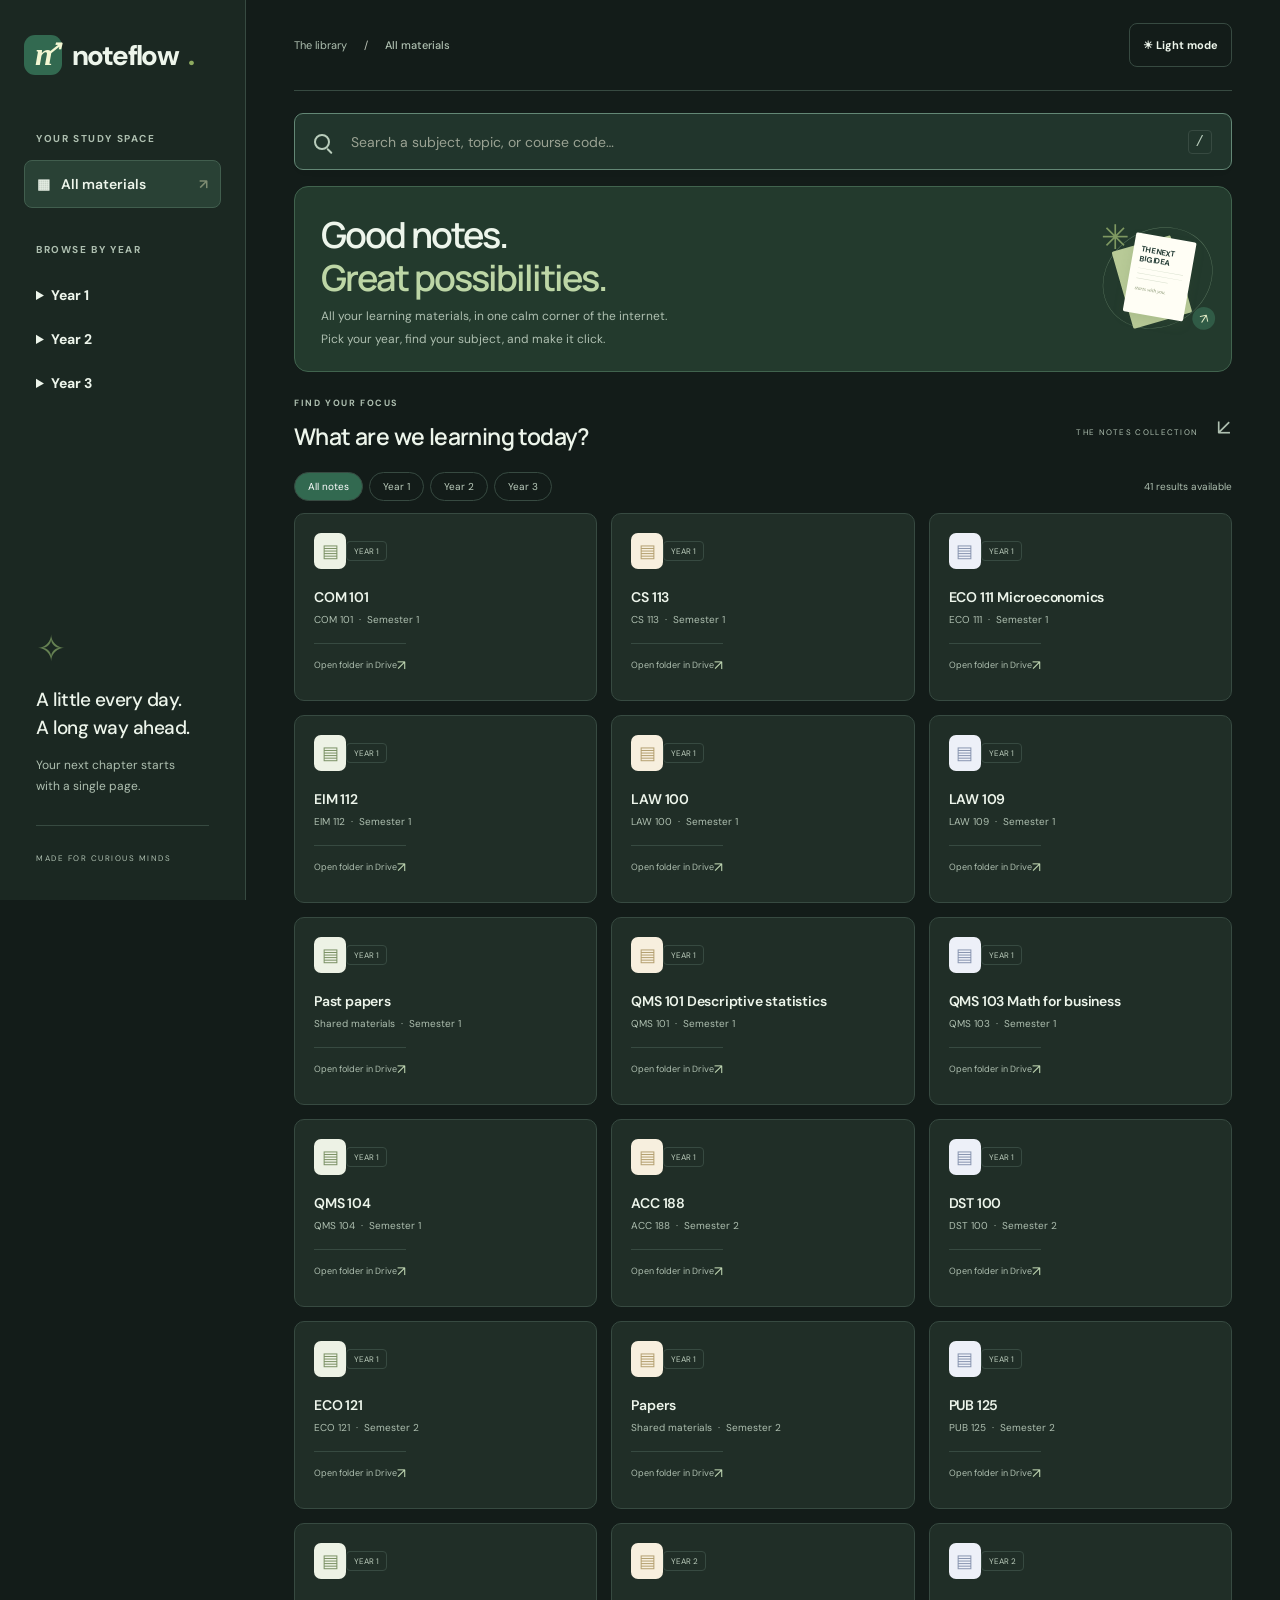
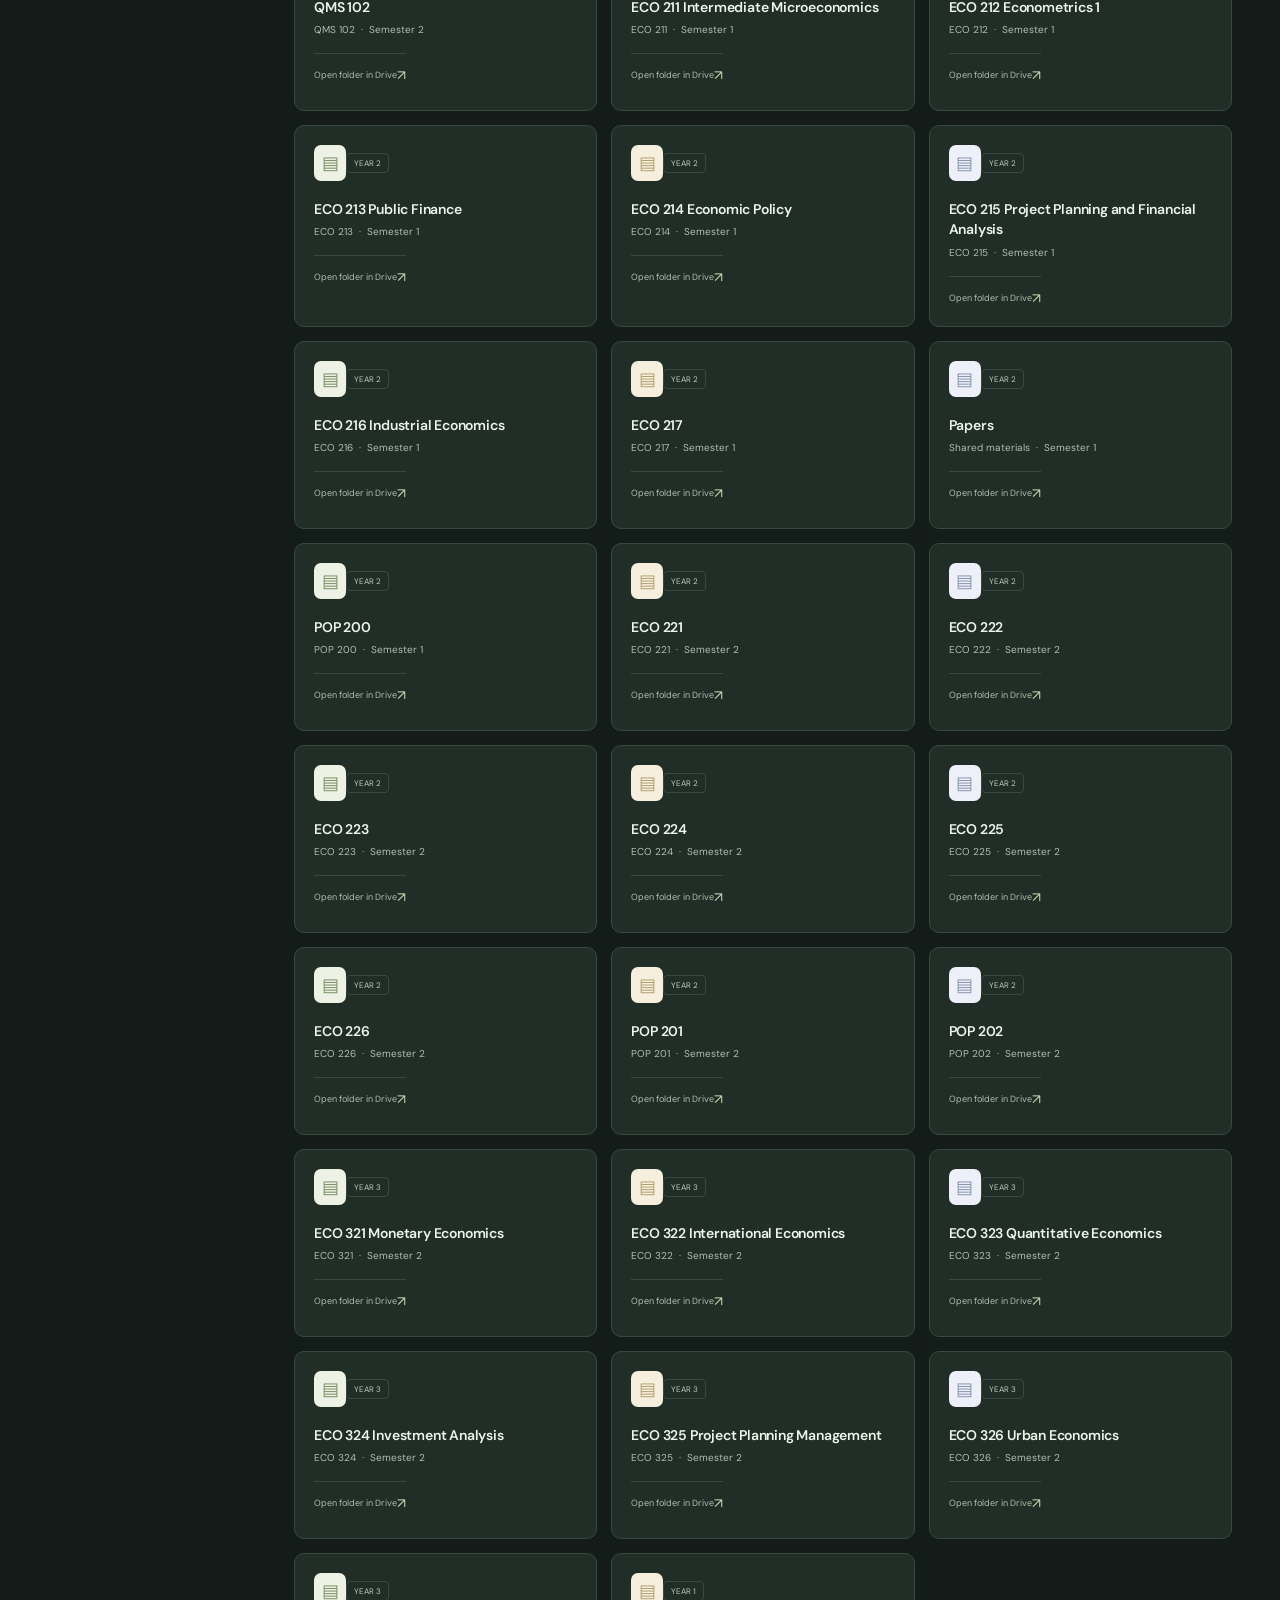
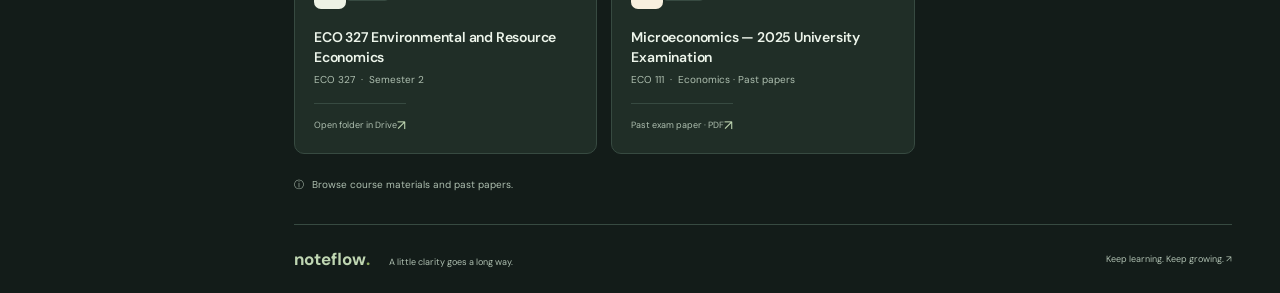
<file: index.html>
<!DOCTYPE html><html lang="en"><head><meta charset="UTF-8"><meta name="viewport" content="width=device-width,initial-scale=1"><title>NoteFlow — Your next great idea starts here</title><meta name="description" content="Find your course notes, browse by year, and study at your own pace."><meta name="color-scheme" content="dark light"><script>try { if (localStorage.getItem('noteflow-theme') === 'light') document.documentElement.dataset.theme = 'light'; } catch {}</script><link rel="stylesheet" href="style.css"></head><body><aside><a class="brand" href="index.html"><span class="logo">n<span>↗</span></span>noteflow<span class="dot">.</span></a><div class="side-label">YOUR STUDY SPACE</div><a class="overview" href="index.html"><span>▦</span> All materials <span>↗</span></a><div class="side-label years-label">BROWSE BY YEAR</div><nav id="years"></nav><div class="side-bottom"><div class="mini-icon">✧</div><h3>A little every day.<br>A long way ahead.</h3><p>Your next chapter starts<br>with a single page.</p><div class="bottom-line"></div><span>MADE FOR CURIOUS MINDS</span></div></aside><main><header><div class="breadcrumb">The library <span>/</span> <b id="crumb">All materials</b></div><button type="button" id="theme-toggle" class="theme-toggle" aria-label="Switch to light mode">☀ <span>Light mode</span></button></header><div class="search-wrap"><span class="search-icon" aria-hidden="true">⌕</span><input id="search" type="search" placeholder="Search a subject, topic, or course code…" aria-label="Search notes" autocomplete="off"><kbd>/</kbd></div><section class="hero"><div class="eyebrow"><span></span> LESS SEARCHING. MORE LEARNING.</div><h1 id="headline">Good notes.<br><em>Great possibilities.</em></h1><p id="intro">All your learning materials, in one calm corner of the internet.<br>Pick your year, find your subject, and make it click.</p><div class="hero-bottom"><span class="pill">↗ &nbsp; A smarter place to start</span><span class="hero-line"></span><span class="scribble">One page closer.</span></div><div class="art" aria-hidden="true"><div class="orbit"></div><div class="paper paper-back"></div><div class="paper paper-front"><span>THE NEXT<br>BIG IDEA</span><div></div><div></div><div></div><b>starts with you.</b></div><div class="star">✳</div><div class="circle">↗</div></div></section><section class="library"><div class="library-heading"><div><span class="eyebrow">FIND YOUR FOCUS</span><h2 id="section-title">What are we learning today?</h2></div><span class="catalog-label">THE NOTES COLLECTION <span>↙</span></span></div><div class="filters"><div id="chips"></div><span id="count" aria-live="polite"></span></div><div id="results" class="results"></div><div class="empty" id="empty" hidden><h3>No notes found</h3><p>Try another topic, course code, or year.</p><button id="reset">Clear filters</button></div><div class="sample-notice"><span>ⓘ</span> Browse course materials and past papers.</div></section><footer><span>noteflow<span class="dot">.</span> <small>A little clarity goes a long way.</small></span><small>Keep learning. Keep growing. ↗</small></footer></main><dialog id="reader"><button class="close" aria-label="Close note">×</button><span id="note-meta" class="eyebrow"></span><h2 id="note-title"></h2><div id="note-body"></div><button id="download">Download note ↓</button></dialog><script src="app.js"></script></body></html>
</file>
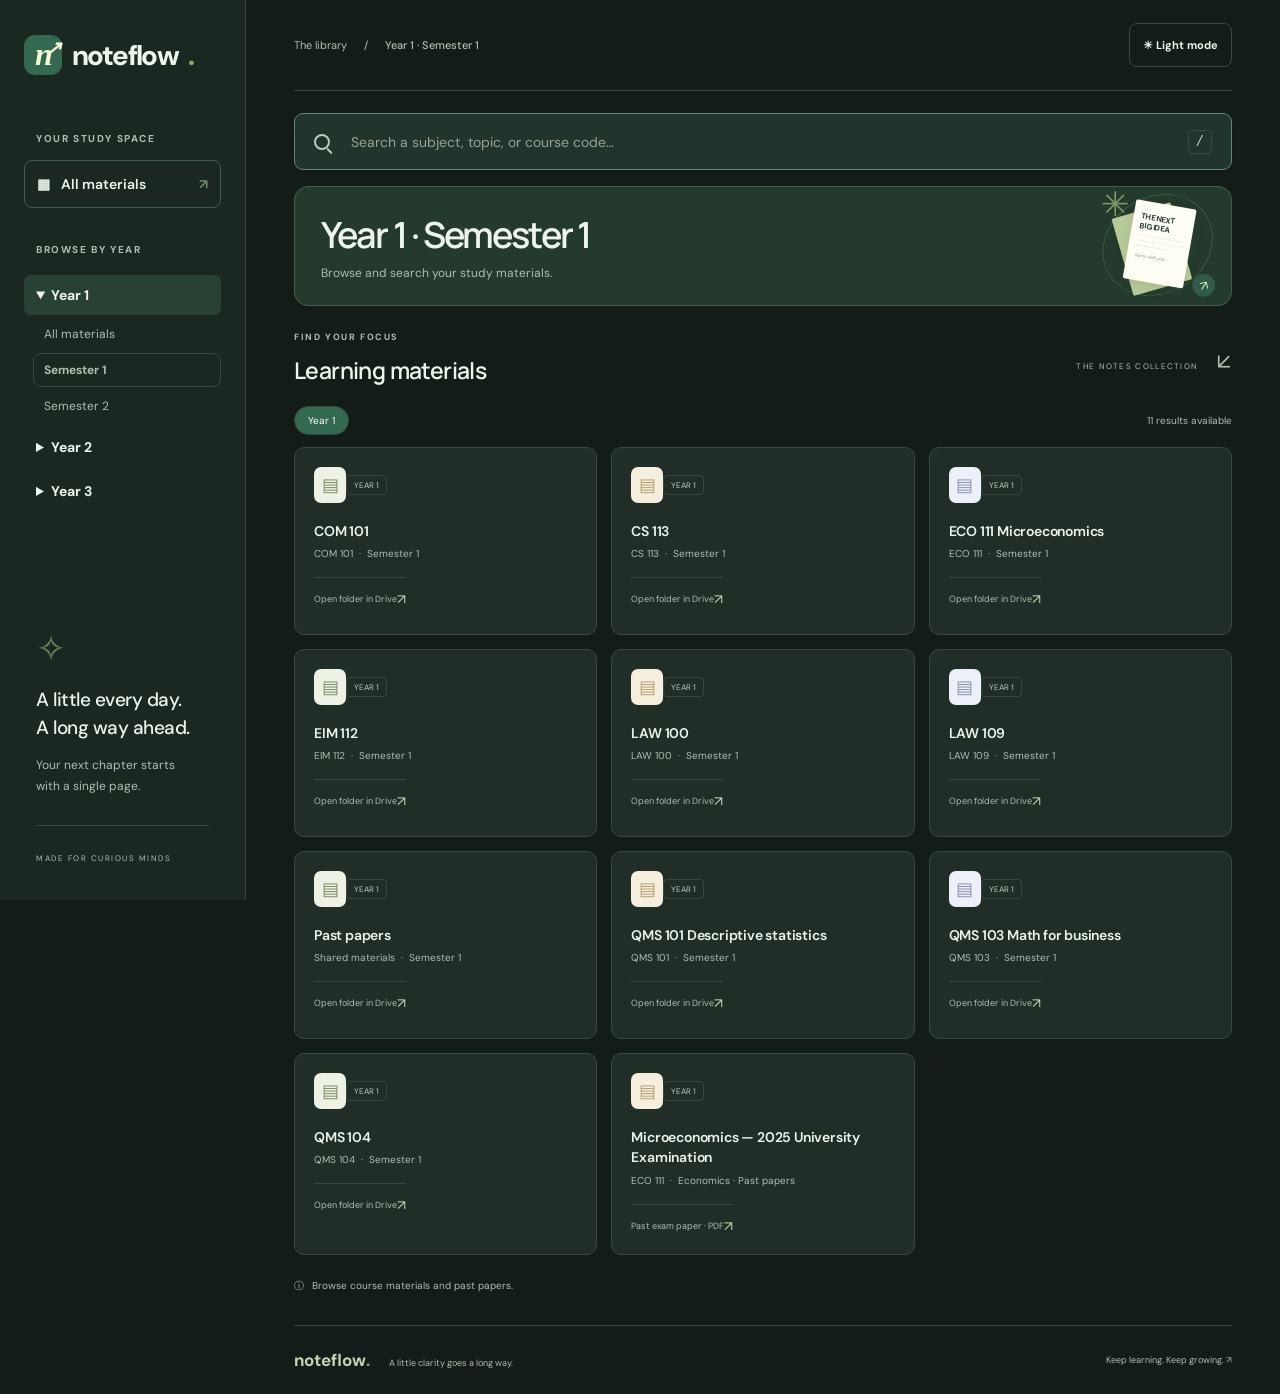
<file: year-1-semester-1.html>
<!DOCTYPE html><html lang="en"><head><meta charset="UTF-8"><meta name="viewport" content="width=device-width,initial-scale=1"><title>NoteFlow — Your next great idea starts here</title><meta name="description" content="Find your course notes, browse by year, and study at your own pace."><meta name="color-scheme" content="dark light"><script>try { if (localStorage.getItem('noteflow-theme') === 'light') document.documentElement.dataset.theme = 'light'; } catch {}</script><link rel="stylesheet" href="style.css"></head><body data-year="1" data-semester="1"><aside><a class="brand" href="index.html"><span class="logo">n<span>↗</span></span>noteflow<span class="dot">.</span></a><div class="side-label">YOUR STUDY SPACE</div><a class="overview" href="index.html"><span>▦</span> All materials <span>↗</span></a><div class="side-label years-label">BROWSE BY YEAR</div><nav id="years"></nav><div class="side-bottom"><div class="mini-icon">✧</div><h3>A little every day.<br>A long way ahead.</h3><p>Your next chapter starts<br>with a single page.</p><div class="bottom-line"></div><span>MADE FOR CURIOUS MINDS</span></div></aside><main><header><div class="breadcrumb">The library <span>/</span> <b id="crumb">All materials</b></div><button type="button" id="theme-toggle" class="theme-toggle" aria-label="Switch to light mode">☀ <span>Light mode</span></button></header><div class="search-wrap"><span class="search-icon" aria-hidden="true">⌕</span><input id="search" type="search" placeholder="Search a subject, topic, or course code…" aria-label="Search notes" autocomplete="off"><kbd>/</kbd></div><section class="hero"><div class="eyebrow"><span></span> LESS SEARCHING. MORE LEARNING.</div><h1 id="headline">Good notes.<br><em>Great possibilities.</em></h1><p id="intro">All your learning materials, in one calm corner of the internet.<br>Pick your year, find your subject, and make it click.</p><div class="hero-bottom"><span class="pill">↗ &nbsp; A smarter place to start</span><span class="hero-line"></span><span class="scribble">One page closer.</span></div><div class="art" aria-hidden="true"><div class="orbit"></div><div class="paper paper-back"></div><div class="paper paper-front"><span>THE NEXT<br>BIG IDEA</span><div></div><div></div><div></div><b>starts with you.</b></div><div class="star">✳</div><div class="circle">↗</div></div></section><section class="library"><div class="library-heading"><div><span class="eyebrow">FIND YOUR FOCUS</span><h2 id="section-title">What are we learning today?</h2></div><span class="catalog-label">THE NOTES COLLECTION <span>↙</span></span></div><div class="filters"><div id="chips"></div><span id="count" aria-live="polite"></span></div><div id="results" class="results"></div><div class="empty" id="empty" hidden><h3>No notes found</h3><p>Try another topic, course code, or year.</p><button id="reset">Clear filters</button></div><div class="sample-notice"><span>ⓘ</span> Browse course materials and past papers.</div></section><footer><span>noteflow<span class="dot">.</span> <small>A little clarity goes a long way.</small></span><small>Keep learning. Keep growing. ↗</small></footer></main><dialog id="reader"><button class="close" aria-label="Close note">×</button><span id="note-meta" class="eyebrow"></span><h2 id="note-title"></h2><div id="note-body"></div><button id="download">Download note ↓</button></dialog><script src="app.js"></script></body></html>
</file>
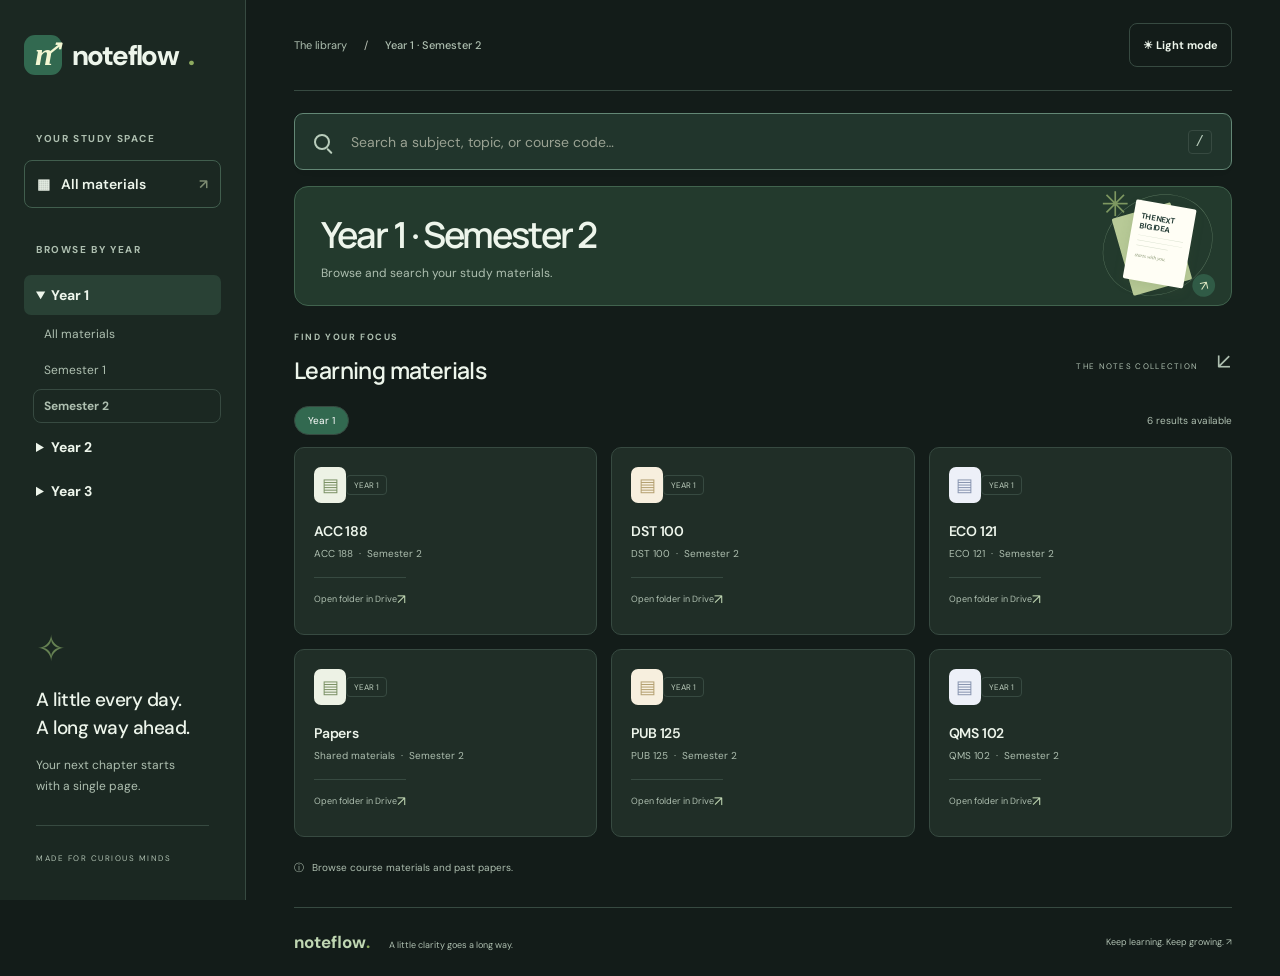
<file: year-1-semester-2.html>
<!DOCTYPE html><html lang="en"><head><meta charset="UTF-8"><meta name="viewport" content="width=device-width,initial-scale=1"><title>NoteFlow — Your next great idea starts here</title><meta name="description" content="Find your course notes, browse by year, and study at your own pace."><meta name="color-scheme" content="dark light"><script>try { if (localStorage.getItem('noteflow-theme') === 'light') document.documentElement.dataset.theme = 'light'; } catch {}</script><link rel="stylesheet" href="style.css"></head><body data-year="1" data-semester="2"><aside><a class="brand" href="index.html"><span class="logo">n<span>↗</span></span>noteflow<span class="dot">.</span></a><div class="side-label">YOUR STUDY SPACE</div><a class="overview" href="index.html"><span>▦</span> All materials <span>↗</span></a><div class="side-label years-label">BROWSE BY YEAR</div><nav id="years"></nav><div class="side-bottom"><div class="mini-icon">✧</div><h3>A little every day.<br>A long way ahead.</h3><p>Your next chapter starts<br>with a single page.</p><div class="bottom-line"></div><span>MADE FOR CURIOUS MINDS</span></div></aside><main><header><div class="breadcrumb">The library <span>/</span> <b id="crumb">All materials</b></div><button type="button" id="theme-toggle" class="theme-toggle" aria-label="Switch to light mode">☀ <span>Light mode</span></button></header><div class="search-wrap"><span class="search-icon" aria-hidden="true">⌕</span><input id="search" type="search" placeholder="Search a subject, topic, or course code…" aria-label="Search notes" autocomplete="off"><kbd>/</kbd></div><section class="hero"><div class="eyebrow"><span></span> LESS SEARCHING. MORE LEARNING.</div><h1 id="headline">Good notes.<br><em>Great possibilities.</em></h1><p id="intro">All your learning materials, in one calm corner of the internet.<br>Pick your year, find your subject, and make it click.</p><div class="hero-bottom"><span class="pill">↗ &nbsp; A smarter place to start</span><span class="hero-line"></span><span class="scribble">One page closer.</span></div><div class="art" aria-hidden="true"><div class="orbit"></div><div class="paper paper-back"></div><div class="paper paper-front"><span>THE NEXT<br>BIG IDEA</span><div></div><div></div><div></div><b>starts with you.</b></div><div class="star">✳</div><div class="circle">↗</div></div></section><section class="library"><div class="library-heading"><div><span class="eyebrow">FIND YOUR FOCUS</span><h2 id="section-title">What are we learning today?</h2></div><span class="catalog-label">THE NOTES COLLECTION <span>↙</span></span></div><div class="filters"><div id="chips"></div><span id="count" aria-live="polite"></span></div><div id="results" class="results"></div><div class="empty" id="empty" hidden><h3>No notes found</h3><p>Try another topic, course code, or year.</p><button id="reset">Clear filters</button></div><div class="sample-notice"><span>ⓘ</span> Browse course materials and past papers.</div></section><footer><span>noteflow<span class="dot">.</span> <small>A little clarity goes a long way.</small></span><small>Keep learning. Keep growing. ↗</small></footer></main><dialog id="reader"><button class="close" aria-label="Close note">×</button><span id="note-meta" class="eyebrow"></span><h2 id="note-title"></h2><div id="note-body"></div><button id="download">Download note ↓</button></dialog><script src="app.js"></script></body></html>
</file>
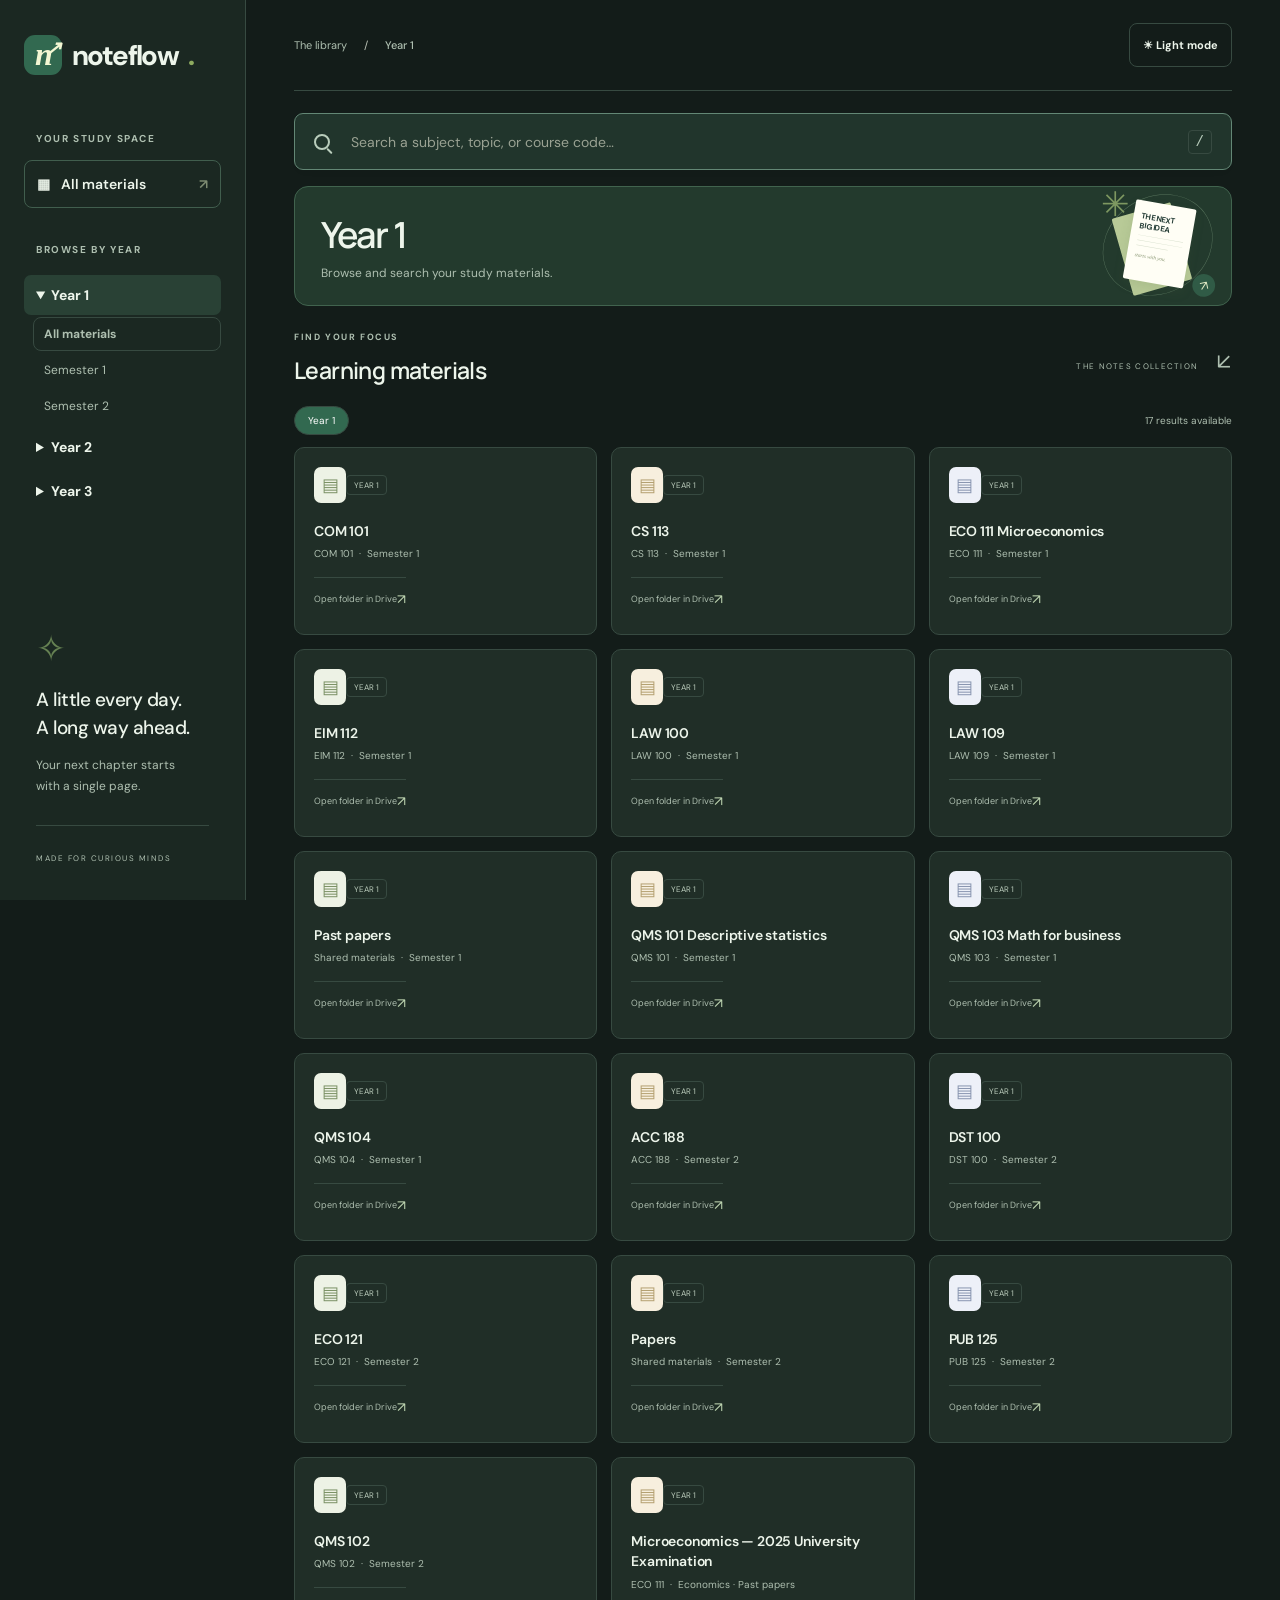
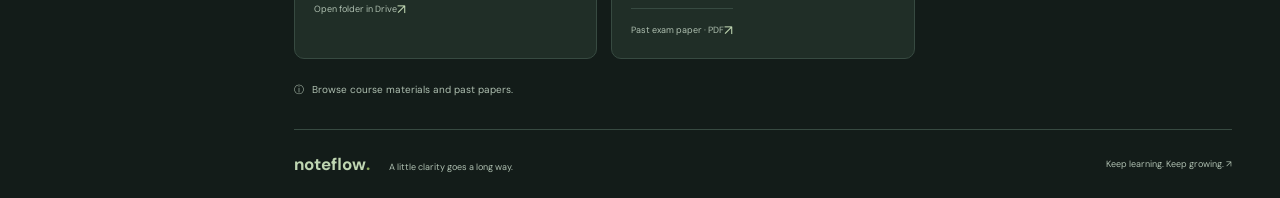
<file: year-1.html>
<!DOCTYPE html><html lang="en"><head><meta charset="UTF-8"><meta name="viewport" content="width=device-width,initial-scale=1"><title>NoteFlow — Your next great idea starts here</title><meta name="description" content="Find your course notes, browse by year, and study at your own pace."><meta name="color-scheme" content="dark light"><script>try { if (localStorage.getItem('noteflow-theme') === 'light') document.documentElement.dataset.theme = 'light'; } catch {}</script><link rel="stylesheet" href="style.css"></head><body data-year="1"><aside><a class="brand" href="index.html"><span class="logo">n<span>↗</span></span>noteflow<span class="dot">.</span></a><div class="side-label">YOUR STUDY SPACE</div><a class="overview" href="index.html"><span>▦</span> All materials <span>↗</span></a><div class="side-label years-label">BROWSE BY YEAR</div><nav id="years"></nav><div class="side-bottom"><div class="mini-icon">✧</div><h3>A little every day.<br>A long way ahead.</h3><p>Your next chapter starts<br>with a single page.</p><div class="bottom-line"></div><span>MADE FOR CURIOUS MINDS</span></div></aside><main><header><div class="breadcrumb">The library <span>/</span> <b id="crumb">All materials</b></div><button type="button" id="theme-toggle" class="theme-toggle" aria-label="Switch to light mode">☀ <span>Light mode</span></button></header><div class="search-wrap"><span class="search-icon" aria-hidden="true">⌕</span><input id="search" type="search" placeholder="Search a subject, topic, or course code…" aria-label="Search notes" autocomplete="off"><kbd>/</kbd></div><section class="hero"><div class="eyebrow"><span></span> LESS SEARCHING. MORE LEARNING.</div><h1 id="headline">Good notes.<br><em>Great possibilities.</em></h1><p id="intro">All your learning materials, in one calm corner of the internet.<br>Pick your year, find your subject, and make it click.</p><div class="hero-bottom"><span class="pill">↗ &nbsp; A smarter place to start</span><span class="hero-line"></span><span class="scribble">One page closer.</span></div><div class="art" aria-hidden="true"><div class="orbit"></div><div class="paper paper-back"></div><div class="paper paper-front"><span>THE NEXT<br>BIG IDEA</span><div></div><div></div><div></div><b>starts with you.</b></div><div class="star">✳</div><div class="circle">↗</div></div></section><section class="library"><div class="library-heading"><div><span class="eyebrow">FIND YOUR FOCUS</span><h2 id="section-title">What are we learning today?</h2></div><span class="catalog-label">THE NOTES COLLECTION <span>↙</span></span></div><div class="filters"><div id="chips"></div><span id="count" aria-live="polite"></span></div><div id="results" class="results"></div><div class="empty" id="empty" hidden><h3>No notes found</h3><p>Try another topic, course code, or year.</p><button id="reset">Clear filters</button></div><div class="sample-notice"><span>ⓘ</span> Browse course materials and past papers.</div></section><footer><span>noteflow<span class="dot">.</span> <small>A little clarity goes a long way.</small></span><small>Keep learning. Keep growing. ↗</small></footer></main><dialog id="reader"><button class="close" aria-label="Close note">×</button><span id="note-meta" class="eyebrow"></span><h2 id="note-title"></h2><div id="note-body"></div><button id="download">Download note ↓</button></dialog><script src="app.js"></script></body></html>
</file>
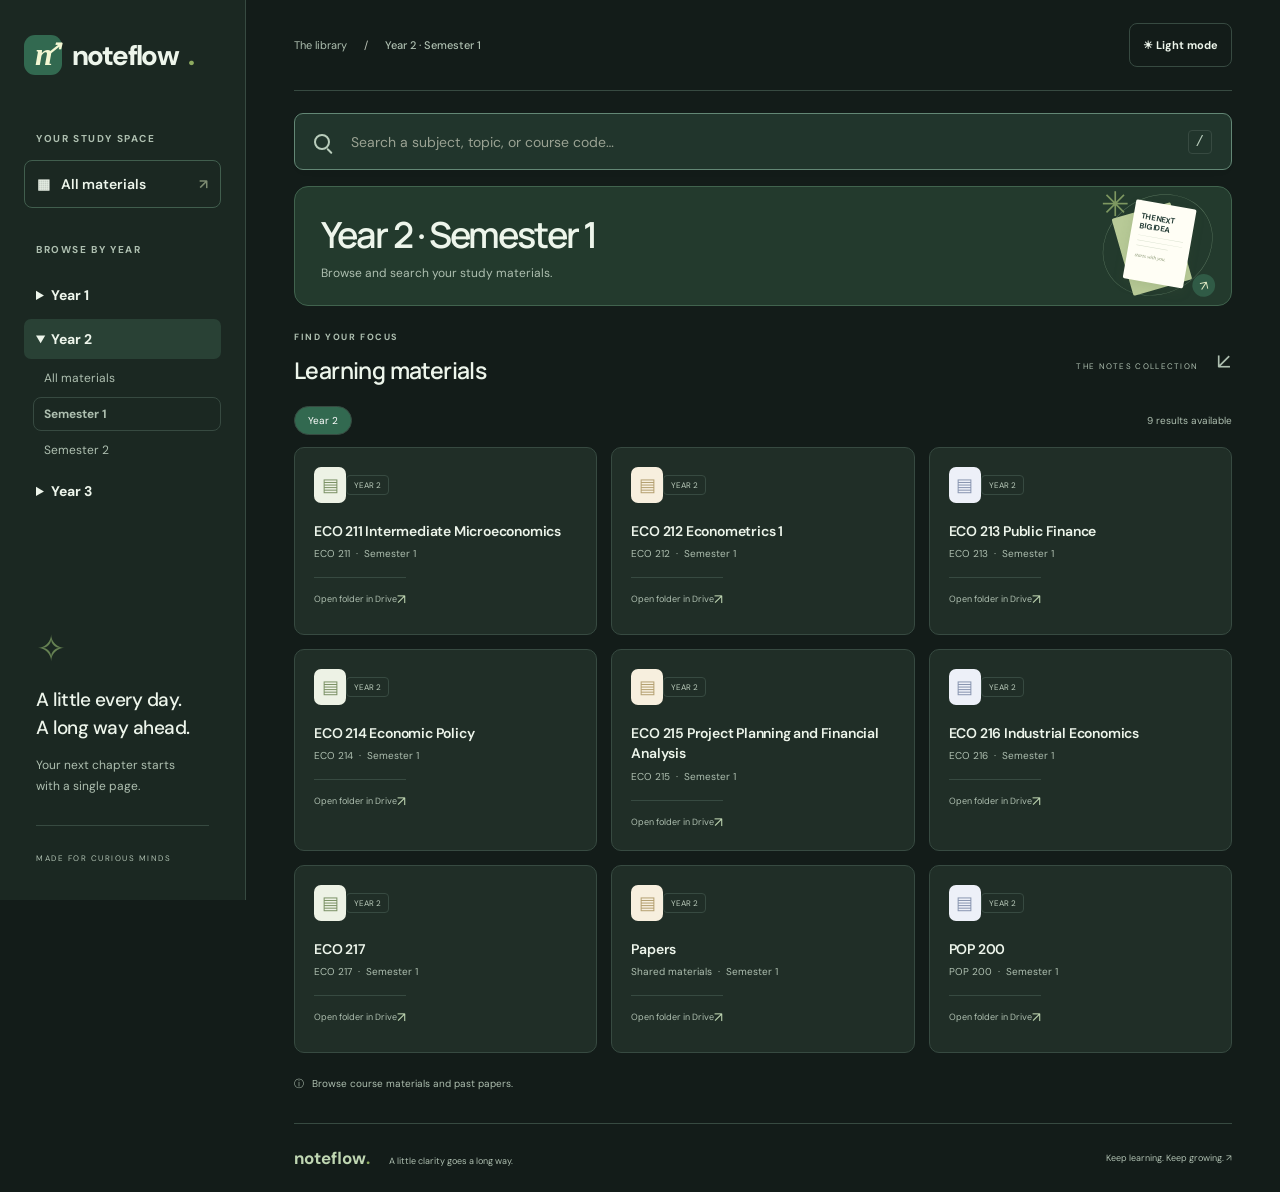
<file: year-2-semester-1.html>
<!DOCTYPE html><html lang="en"><head><meta charset="UTF-8"><meta name="viewport" content="width=device-width,initial-scale=1"><title>NoteFlow — Your next great idea starts here</title><meta name="description" content="Find your course notes, browse by year, and study at your own pace."><meta name="color-scheme" content="dark light"><script>try { if (localStorage.getItem('noteflow-theme') === 'light') document.documentElement.dataset.theme = 'light'; } catch {}</script><link rel="stylesheet" href="style.css"></head><body data-year="2" data-semester="1"><aside><a class="brand" href="index.html"><span class="logo">n<span>↗</span></span>noteflow<span class="dot">.</span></a><div class="side-label">YOUR STUDY SPACE</div><a class="overview" href="index.html"><span>▦</span> All materials <span>↗</span></a><div class="side-label years-label">BROWSE BY YEAR</div><nav id="years"></nav><div class="side-bottom"><div class="mini-icon">✧</div><h3>A little every day.<br>A long way ahead.</h3><p>Your next chapter starts<br>with a single page.</p><div class="bottom-line"></div><span>MADE FOR CURIOUS MINDS</span></div></aside><main><header><div class="breadcrumb">The library <span>/</span> <b id="crumb">All materials</b></div><button type="button" id="theme-toggle" class="theme-toggle" aria-label="Switch to light mode">☀ <span>Light mode</span></button></header><div class="search-wrap"><span class="search-icon" aria-hidden="true">⌕</span><input id="search" type="search" placeholder="Search a subject, topic, or course code…" aria-label="Search notes" autocomplete="off"><kbd>/</kbd></div><section class="hero"><div class="eyebrow"><span></span> LESS SEARCHING. MORE LEARNING.</div><h1 id="headline">Good notes.<br><em>Great possibilities.</em></h1><p id="intro">All your learning materials, in one calm corner of the internet.<br>Pick your year, find your subject, and make it click.</p><div class="hero-bottom"><span class="pill">↗ &nbsp; A smarter place to start</span><span class="hero-line"></span><span class="scribble">One page closer.</span></div><div class="art" aria-hidden="true"><div class="orbit"></div><div class="paper paper-back"></div><div class="paper paper-front"><span>THE NEXT<br>BIG IDEA</span><div></div><div></div><div></div><b>starts with you.</b></div><div class="star">✳</div><div class="circle">↗</div></div></section><section class="library"><div class="library-heading"><div><span class="eyebrow">FIND YOUR FOCUS</span><h2 id="section-title">What are we learning today?</h2></div><span class="catalog-label">THE NOTES COLLECTION <span>↙</span></span></div><div class="filters"><div id="chips"></div><span id="count" aria-live="polite"></span></div><div id="results" class="results"></div><div class="empty" id="empty" hidden><h3>No notes found</h3><p>Try another topic, course code, or year.</p><button id="reset">Clear filters</button></div><div class="sample-notice"><span>ⓘ</span> Browse course materials and past papers.</div></section><footer><span>noteflow<span class="dot">.</span> <small>A little clarity goes a long way.</small></span><small>Keep learning. Keep growing. ↗</small></footer></main><dialog id="reader"><button class="close" aria-label="Close note">×</button><span id="note-meta" class="eyebrow"></span><h2 id="note-title"></h2><div id="note-body"></div><button id="download">Download note ↓</button></dialog><script src="app.js"></script></body></html>
</file>
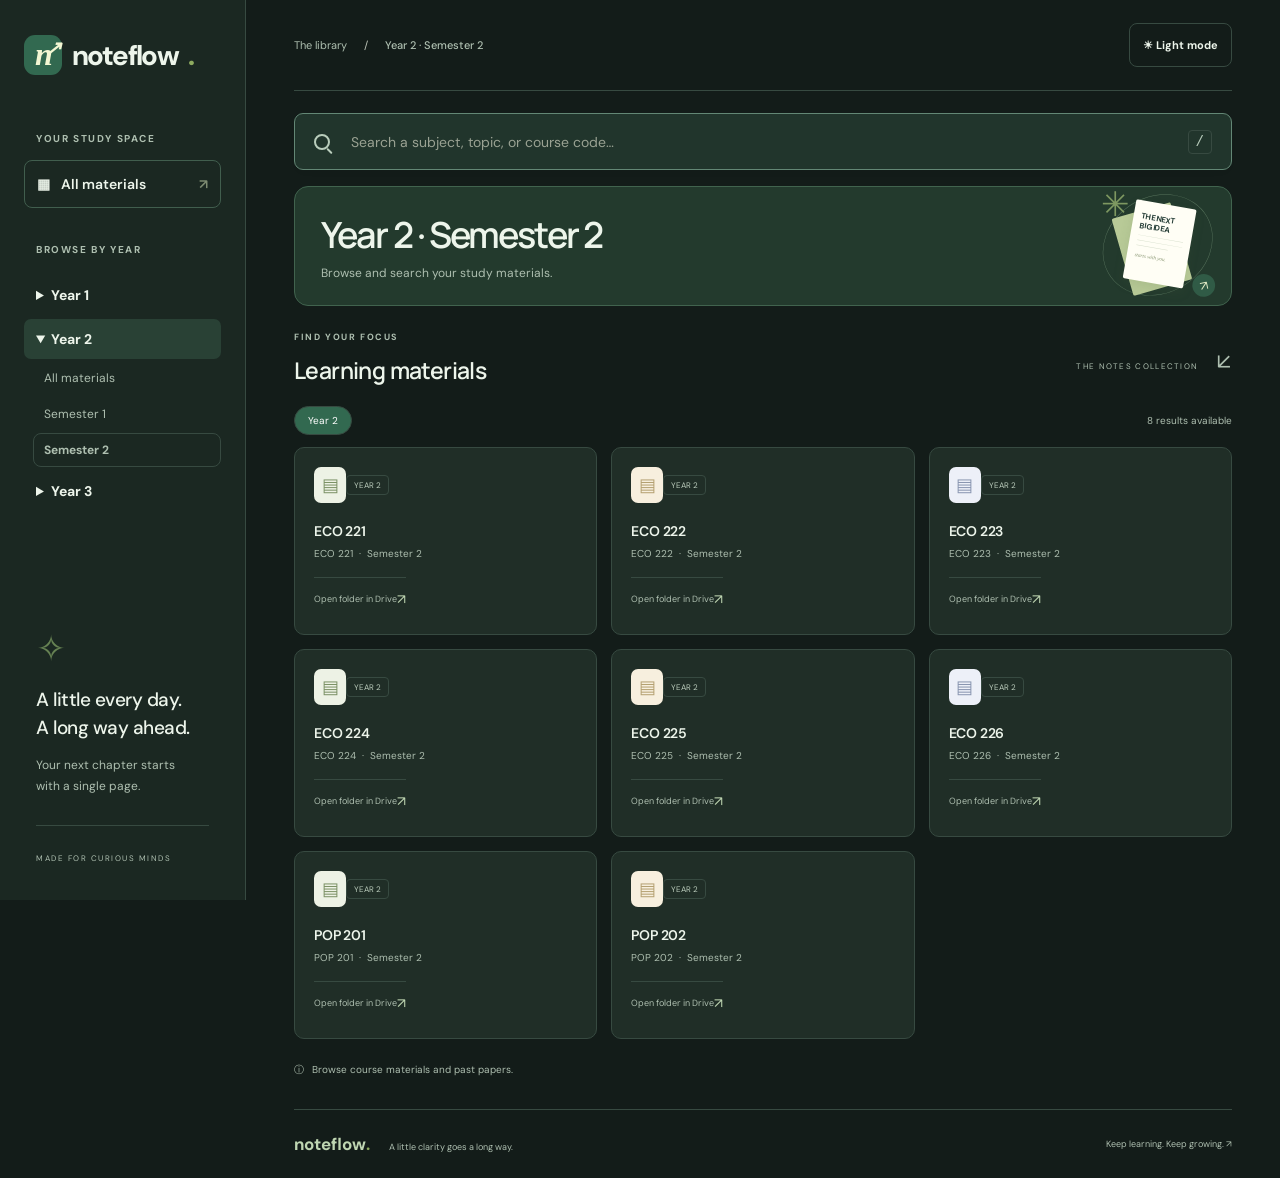
<file: year-2-semester-2.html>
<!DOCTYPE html><html lang="en"><head><meta charset="UTF-8"><meta name="viewport" content="width=device-width,initial-scale=1"><title>NoteFlow — Your next great idea starts here</title><meta name="description" content="Find your course notes, browse by year, and study at your own pace."><meta name="color-scheme" content="dark light"><script>try { if (localStorage.getItem('noteflow-theme') === 'light') document.documentElement.dataset.theme = 'light'; } catch {}</script><link rel="stylesheet" href="style.css"></head><body data-year="2" data-semester="2"><aside><a class="brand" href="index.html"><span class="logo">n<span>↗</span></span>noteflow<span class="dot">.</span></a><div class="side-label">YOUR STUDY SPACE</div><a class="overview" href="index.html"><span>▦</span> All materials <span>↗</span></a><div class="side-label years-label">BROWSE BY YEAR</div><nav id="years"></nav><div class="side-bottom"><div class="mini-icon">✧</div><h3>A little every day.<br>A long way ahead.</h3><p>Your next chapter starts<br>with a single page.</p><div class="bottom-line"></div><span>MADE FOR CURIOUS MINDS</span></div></aside><main><header><div class="breadcrumb">The library <span>/</span> <b id="crumb">All materials</b></div><button type="button" id="theme-toggle" class="theme-toggle" aria-label="Switch to light mode">☀ <span>Light mode</span></button></header><div class="search-wrap"><span class="search-icon" aria-hidden="true">⌕</span><input id="search" type="search" placeholder="Search a subject, topic, or course code…" aria-label="Search notes" autocomplete="off"><kbd>/</kbd></div><section class="hero"><div class="eyebrow"><span></span> LESS SEARCHING. MORE LEARNING.</div><h1 id="headline">Good notes.<br><em>Great possibilities.</em></h1><p id="intro">All your learning materials, in one calm corner of the internet.<br>Pick your year, find your subject, and make it click.</p><div class="hero-bottom"><span class="pill">↗ &nbsp; A smarter place to start</span><span class="hero-line"></span><span class="scribble">One page closer.</span></div><div class="art" aria-hidden="true"><div class="orbit"></div><div class="paper paper-back"></div><div class="paper paper-front"><span>THE NEXT<br>BIG IDEA</span><div></div><div></div><div></div><b>starts with you.</b></div><div class="star">✳</div><div class="circle">↗</div></div></section><section class="library"><div class="library-heading"><div><span class="eyebrow">FIND YOUR FOCUS</span><h2 id="section-title">What are we learning today?</h2></div><span class="catalog-label">THE NOTES COLLECTION <span>↙</span></span></div><div class="filters"><div id="chips"></div><span id="count" aria-live="polite"></span></div><div id="results" class="results"></div><div class="empty" id="empty" hidden><h3>No notes found</h3><p>Try another topic, course code, or year.</p><button id="reset">Clear filters</button></div><div class="sample-notice"><span>ⓘ</span> Browse course materials and past papers.</div></section><footer><span>noteflow<span class="dot">.</span> <small>A little clarity goes a long way.</small></span><small>Keep learning. Keep growing. ↗</small></footer></main><dialog id="reader"><button class="close" aria-label="Close note">×</button><span id="note-meta" class="eyebrow"></span><h2 id="note-title"></h2><div id="note-body"></div><button id="download">Download note ↓</button></dialog><script src="app.js"></script></body></html>
</file>
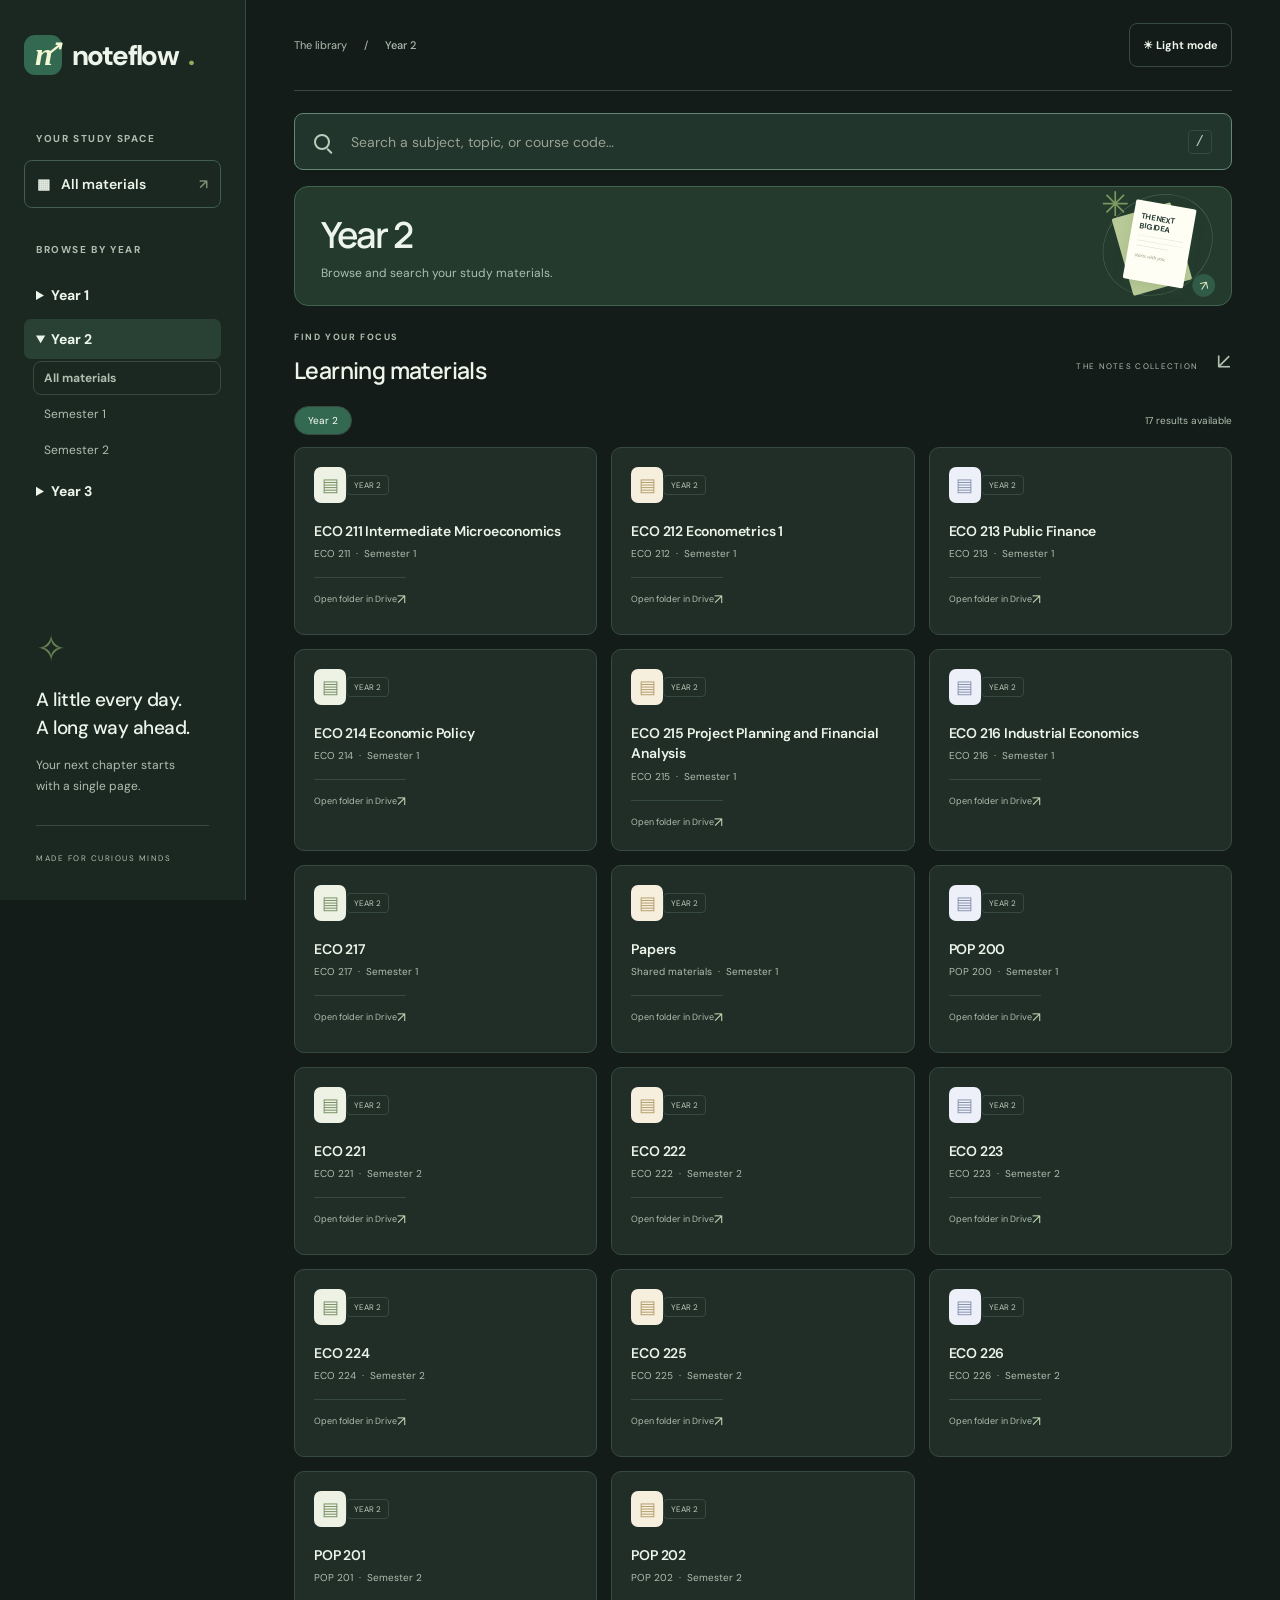
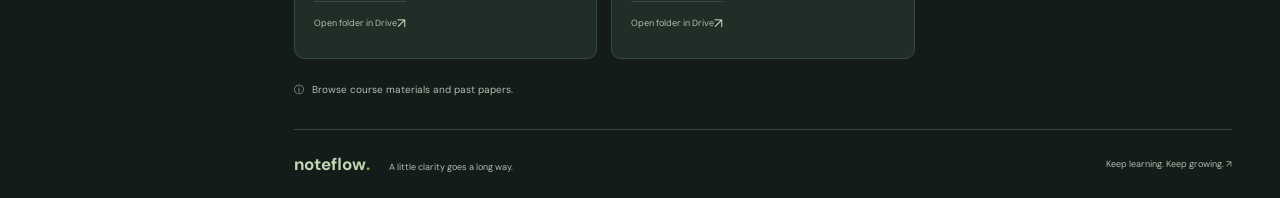
<file: year-2.html>
<!DOCTYPE html><html lang="en"><head><meta charset="UTF-8"><meta name="viewport" content="width=device-width,initial-scale=1"><title>NoteFlow — Your next great idea starts here</title><meta name="description" content="Find your course notes, browse by year, and study at your own pace."><meta name="color-scheme" content="dark light"><script>try { if (localStorage.getItem('noteflow-theme') === 'light') document.documentElement.dataset.theme = 'light'; } catch {}</script><link rel="stylesheet" href="style.css"></head><body data-year="2"><aside><a class="brand" href="index.html"><span class="logo">n<span>↗</span></span>noteflow<span class="dot">.</span></a><div class="side-label">YOUR STUDY SPACE</div><a class="overview" href="index.html"><span>▦</span> All materials <span>↗</span></a><div class="side-label years-label">BROWSE BY YEAR</div><nav id="years"></nav><div class="side-bottom"><div class="mini-icon">✧</div><h3>A little every day.<br>A long way ahead.</h3><p>Your next chapter starts<br>with a single page.</p><div class="bottom-line"></div><span>MADE FOR CURIOUS MINDS</span></div></aside><main><header><div class="breadcrumb">The library <span>/</span> <b id="crumb">All materials</b></div><button type="button" id="theme-toggle" class="theme-toggle" aria-label="Switch to light mode">☀ <span>Light mode</span></button></header><div class="search-wrap"><span class="search-icon" aria-hidden="true">⌕</span><input id="search" type="search" placeholder="Search a subject, topic, or course code…" aria-label="Search notes" autocomplete="off"><kbd>/</kbd></div><section class="hero"><div class="eyebrow"><span></span> LESS SEARCHING. MORE LEARNING.</div><h1 id="headline">Good notes.<br><em>Great possibilities.</em></h1><p id="intro">All your learning materials, in one calm corner of the internet.<br>Pick your year, find your subject, and make it click.</p><div class="hero-bottom"><span class="pill">↗ &nbsp; A smarter place to start</span><span class="hero-line"></span><span class="scribble">One page closer.</span></div><div class="art" aria-hidden="true"><div class="orbit"></div><div class="paper paper-back"></div><div class="paper paper-front"><span>THE NEXT<br>BIG IDEA</span><div></div><div></div><div></div><b>starts with you.</b></div><div class="star">✳</div><div class="circle">↗</div></div></section><section class="library"><div class="library-heading"><div><span class="eyebrow">FIND YOUR FOCUS</span><h2 id="section-title">What are we learning today?</h2></div><span class="catalog-label">THE NOTES COLLECTION <span>↙</span></span></div><div class="filters"><div id="chips"></div><span id="count" aria-live="polite"></span></div><div id="results" class="results"></div><div class="empty" id="empty" hidden><h3>No notes found</h3><p>Try another topic, course code, or year.</p><button id="reset">Clear filters</button></div><div class="sample-notice"><span>ⓘ</span> Browse course materials and past papers.</div></section><footer><span>noteflow<span class="dot">.</span> <small>A little clarity goes a long way.</small></span><small>Keep learning. Keep growing. ↗</small></footer></main><dialog id="reader"><button class="close" aria-label="Close note">×</button><span id="note-meta" class="eyebrow"></span><h2 id="note-title"></h2><div id="note-body"></div><button id="download">Download note ↓</button></dialog><script src="app.js"></script></body></html>
</file>
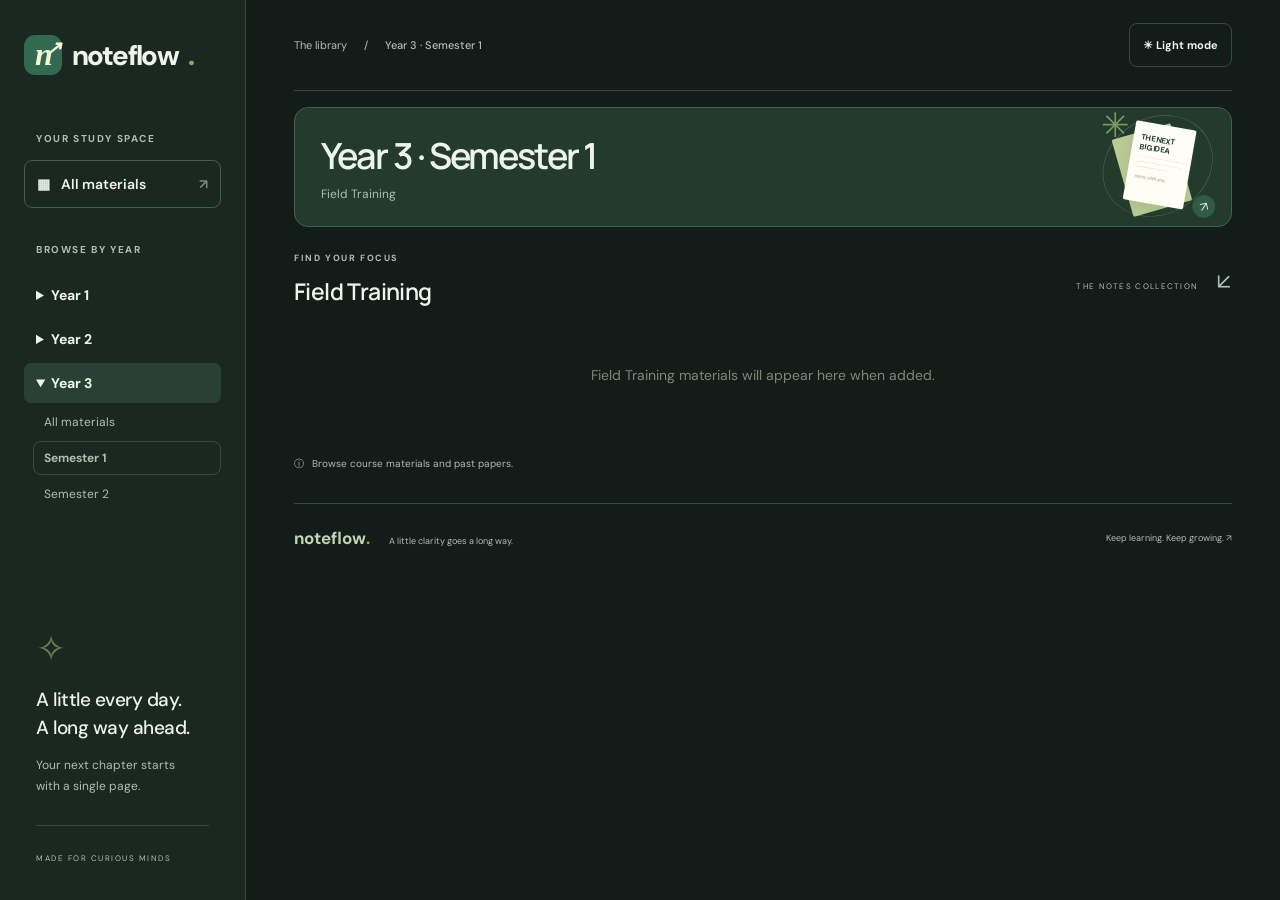
<file: year-3-semester-1.html>
<!DOCTYPE html><html lang="en"><head><meta charset="UTF-8"><meta name="viewport" content="width=device-width,initial-scale=1"><title>NoteFlow — Your next great idea starts here</title><meta name="description" content="Find your course notes, browse by year, and study at your own pace."><meta name="color-scheme" content="dark light"><script>try { if (localStorage.getItem('noteflow-theme') === 'light') document.documentElement.dataset.theme = 'light'; } catch {}</script><link rel="stylesheet" href="style.css"></head><body data-year="3" data-semester="1"><aside><a class="brand" href="index.html"><span class="logo">n<span>↗</span></span>noteflow<span class="dot">.</span></a><div class="side-label">YOUR STUDY SPACE</div><a class="overview" href="index.html"><span>▦</span> All materials <span>↗</span></a><div class="side-label years-label">BROWSE BY YEAR</div><nav id="years"></nav><div class="side-bottom"><div class="mini-icon">✧</div><h3>A little every day.<br>A long way ahead.</h3><p>Your next chapter starts<br>with a single page.</p><div class="bottom-line"></div><span>MADE FOR CURIOUS MINDS</span></div></aside><main><header><div class="breadcrumb">The library <span>/</span> <b id="crumb">All materials</b></div><button type="button" id="theme-toggle" class="theme-toggle" aria-label="Switch to light mode">☀ <span>Light mode</span></button></header><div class="search-wrap"><span class="search-icon" aria-hidden="true">⌕</span><input id="search" type="search" placeholder="Search a subject, topic, or course code…" aria-label="Search notes" autocomplete="off"><kbd>/</kbd></div><section class="hero"><div class="eyebrow"><span></span> LESS SEARCHING. MORE LEARNING.</div><h1 id="headline">Good notes.<br><em>Great possibilities.</em></h1><p id="intro">All your learning materials, in one calm corner of the internet.<br>Pick your year, find your subject, and make it click.</p><div class="hero-bottom"><span class="pill">↗ &nbsp; A smarter place to start</span><span class="hero-line"></span><span class="scribble">One page closer.</span></div><div class="art" aria-hidden="true"><div class="orbit"></div><div class="paper paper-back"></div><div class="paper paper-front"><span>THE NEXT<br>BIG IDEA</span><div></div><div></div><div></div><b>starts with you.</b></div><div class="star">✳</div><div class="circle">↗</div></div></section><section class="library"><div class="library-heading"><div><span class="eyebrow">FIND YOUR FOCUS</span><h2 id="section-title">What are we learning today?</h2></div><span class="catalog-label">THE NOTES COLLECTION <span>↙</span></span></div><div class="filters"><div id="chips"></div><span id="count" aria-live="polite"></span></div><div id="results" class="results"></div><div class="empty" id="empty" hidden><h3>No notes found</h3><p>Try another topic, course code, or year.</p><button id="reset">Clear filters</button></div><div class="sample-notice"><span>ⓘ</span> Browse course materials and past papers.</div></section><footer><span>noteflow<span class="dot">.</span> <small>A little clarity goes a long way.</small></span><small>Keep learning. Keep growing. ↗</small></footer></main><dialog id="reader"><button class="close" aria-label="Close note">×</button><span id="note-meta" class="eyebrow"></span><h2 id="note-title"></h2><div id="note-body"></div><button id="download">Download note ↓</button></dialog><script src="app.js"></script></body></html>
</file>
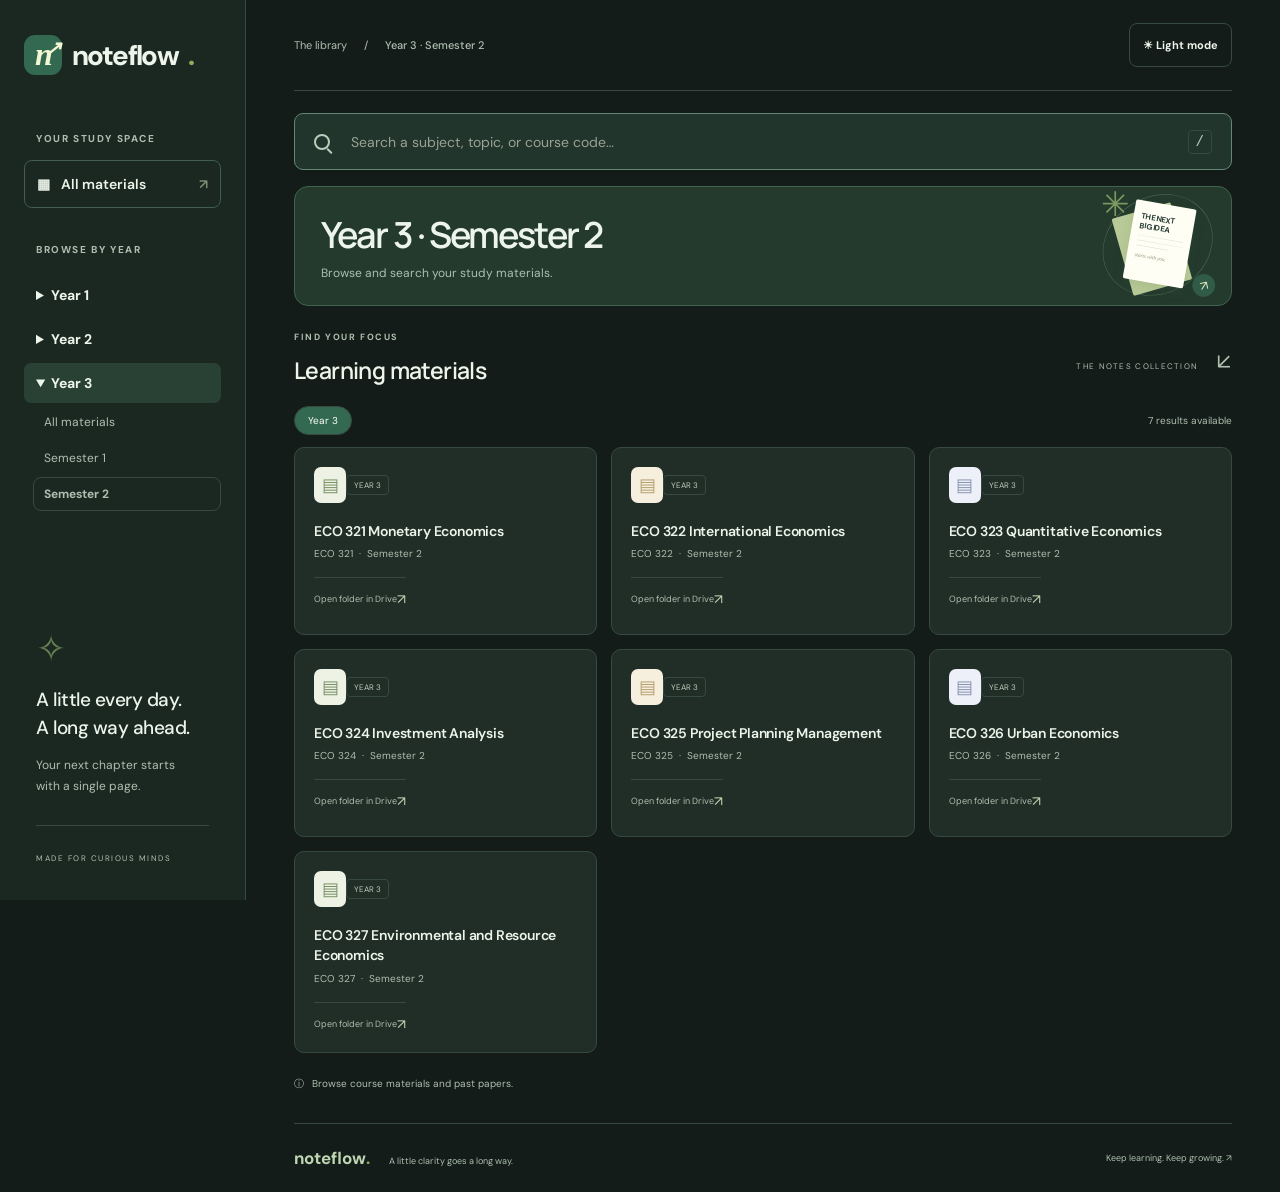
<file: year-3-semester-2.html>
<!DOCTYPE html><html lang="en"><head><meta charset="UTF-8"><meta name="viewport" content="width=device-width,initial-scale=1"><title>NoteFlow — Your next great idea starts here</title><meta name="description" content="Find your course notes, browse by year, and study at your own pace."><meta name="color-scheme" content="dark light"><script>try { if (localStorage.getItem('noteflow-theme') === 'light') document.documentElement.dataset.theme = 'light'; } catch {}</script><link rel="stylesheet" href="style.css"></head><body data-year="3" data-semester="2"><aside><a class="brand" href="index.html"><span class="logo">n<span>↗</span></span>noteflow<span class="dot">.</span></a><div class="side-label">YOUR STUDY SPACE</div><a class="overview" href="index.html"><span>▦</span> All materials <span>↗</span></a><div class="side-label years-label">BROWSE BY YEAR</div><nav id="years"></nav><div class="side-bottom"><div class="mini-icon">✧</div><h3>A little every day.<br>A long way ahead.</h3><p>Your next chapter starts<br>with a single page.</p><div class="bottom-line"></div><span>MADE FOR CURIOUS MINDS</span></div></aside><main><header><div class="breadcrumb">The library <span>/</span> <b id="crumb">All materials</b></div><button type="button" id="theme-toggle" class="theme-toggle" aria-label="Switch to light mode">☀ <span>Light mode</span></button></header><div class="search-wrap"><span class="search-icon" aria-hidden="true">⌕</span><input id="search" type="search" placeholder="Search a subject, topic, or course code…" aria-label="Search notes" autocomplete="off"><kbd>/</kbd></div><section class="hero"><div class="eyebrow"><span></span> LESS SEARCHING. MORE LEARNING.</div><h1 id="headline">Good notes.<br><em>Great possibilities.</em></h1><p id="intro">All your learning materials, in one calm corner of the internet.<br>Pick your year, find your subject, and make it click.</p><div class="hero-bottom"><span class="pill">↗ &nbsp; A smarter place to start</span><span class="hero-line"></span><span class="scribble">One page closer.</span></div><div class="art" aria-hidden="true"><div class="orbit"></div><div class="paper paper-back"></div><div class="paper paper-front"><span>THE NEXT<br>BIG IDEA</span><div></div><div></div><div></div><b>starts with you.</b></div><div class="star">✳</div><div class="circle">↗</div></div></section><section class="library"><div class="library-heading"><div><span class="eyebrow">FIND YOUR FOCUS</span><h2 id="section-title">What are we learning today?</h2></div><span class="catalog-label">THE NOTES COLLECTION <span>↙</span></span></div><div class="filters"><div id="chips"></div><span id="count" aria-live="polite"></span></div><div id="results" class="results"></div><div class="empty" id="empty" hidden><h3>No notes found</h3><p>Try another topic, course code, or year.</p><button id="reset">Clear filters</button></div><div class="sample-notice"><span>ⓘ</span> Browse course materials and past papers.</div></section><footer><span>noteflow<span class="dot">.</span> <small>A little clarity goes a long way.</small></span><small>Keep learning. Keep growing. ↗</small></footer></main><dialog id="reader"><button class="close" aria-label="Close note">×</button><span id="note-meta" class="eyebrow"></span><h2 id="note-title"></h2><div id="note-body"></div><button id="download">Download note ↓</button></dialog><script src="app.js"></script></body></html>
</file>
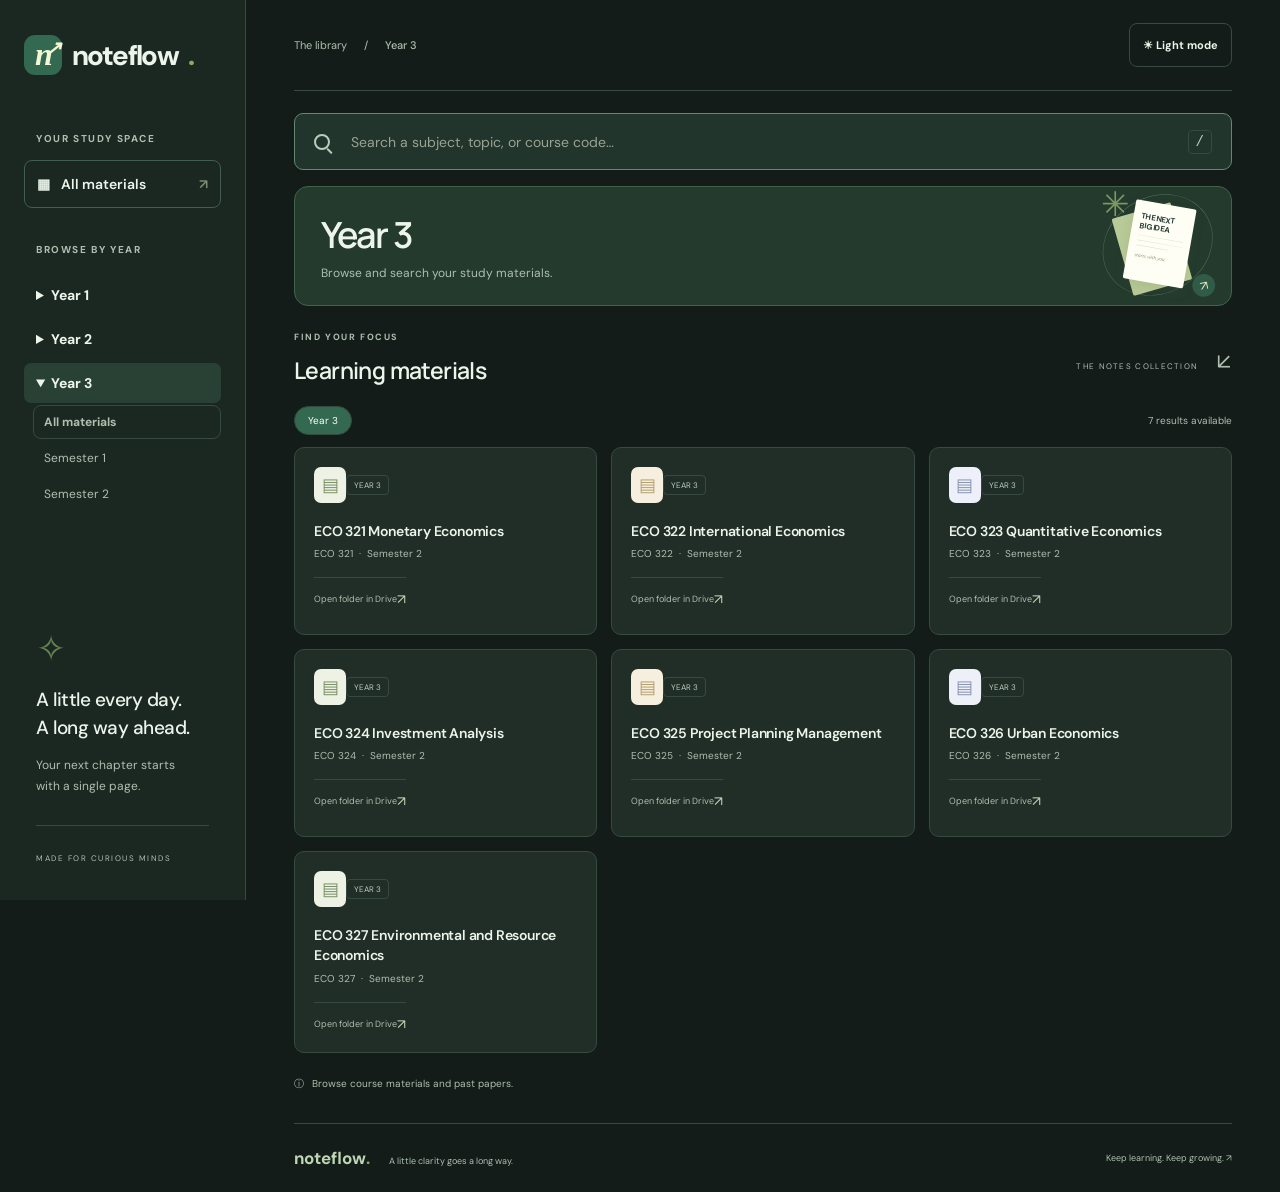
<file: year-3.html>
<!DOCTYPE html><html lang="en"><head><meta charset="UTF-8"><meta name="viewport" content="width=device-width,initial-scale=1"><title>NoteFlow — Your next great idea starts here</title><meta name="description" content="Find your course notes, browse by year, and study at your own pace."><meta name="color-scheme" content="dark light"><script>try { if (localStorage.getItem('noteflow-theme') === 'light') document.documentElement.dataset.theme = 'light'; } catch {}</script><link rel="stylesheet" href="style.css"></head><body data-year="3"><aside><a class="brand" href="index.html"><span class="logo">n<span>↗</span></span>noteflow<span class="dot">.</span></a><div class="side-label">YOUR STUDY SPACE</div><a class="overview" href="index.html"><span>▦</span> All materials <span>↗</span></a><div class="side-label years-label">BROWSE BY YEAR</div><nav id="years"></nav><div class="side-bottom"><div class="mini-icon">✧</div><h3>A little every day.<br>A long way ahead.</h3><p>Your next chapter starts<br>with a single page.</p><div class="bottom-line"></div><span>MADE FOR CURIOUS MINDS</span></div></aside><main><header><div class="breadcrumb">The library <span>/</span> <b id="crumb">All materials</b></div><button type="button" id="theme-toggle" class="theme-toggle" aria-label="Switch to light mode">☀ <span>Light mode</span></button></header><div class="search-wrap"><span class="search-icon" aria-hidden="true">⌕</span><input id="search" type="search" placeholder="Search a subject, topic, or course code…" aria-label="Search notes" autocomplete="off"><kbd>/</kbd></div><section class="hero"><div class="eyebrow"><span></span> LESS SEARCHING. MORE LEARNING.</div><h1 id="headline">Good notes.<br><em>Great possibilities.</em></h1><p id="intro">All your learning materials, in one calm corner of the internet.<br>Pick your year, find your subject, and make it click.</p><div class="hero-bottom"><span class="pill">↗ &nbsp; A smarter place to start</span><span class="hero-line"></span><span class="scribble">One page closer.</span></div><div class="art" aria-hidden="true"><div class="orbit"></div><div class="paper paper-back"></div><div class="paper paper-front"><span>THE NEXT<br>BIG IDEA</span><div></div><div></div><div></div><b>starts with you.</b></div><div class="star">✳</div><div class="circle">↗</div></div></section><section class="library"><div class="library-heading"><div><span class="eyebrow">FIND YOUR FOCUS</span><h2 id="section-title">What are we learning today?</h2></div><span class="catalog-label">THE NOTES COLLECTION <span>↙</span></span></div><div class="filters"><div id="chips"></div><span id="count" aria-live="polite"></span></div><div id="results" class="results"></div><div class="empty" id="empty" hidden><h3>No notes found</h3><p>Try another topic, course code, or year.</p><button id="reset">Clear filters</button></div><div class="sample-notice"><span>ⓘ</span> Browse course materials and past papers.</div></section><footer><span>noteflow<span class="dot">.</span> <small>A little clarity goes a long way.</small></span><small>Keep learning. Keep growing. ↗</small></footer></main><dialog id="reader"><button class="close" aria-label="Close note">×</button><span id="note-meta" class="eyebrow"></span><h2 id="note-title"></h2><div id="note-body"></div><button id="download">Download note ↓</button></dialog><script src="app.js"></script></body></html>
</file>
<file: style.css>
@import url('https://fonts.googleapis.com/css2?family=DM+Sans:wght@400;500;600;700&family=Manrope:wght@400;500;600;700;800&display=swap');
:root{--ink:#243c35;--muted:#7a857c;--green:#245845;--cream:#f8f9f5;--line:#e2e6dd}*{box-sizing:border-box}body{margin:0;background:var(--cream);color:var(--ink);font-family:'DM Sans',sans-serif;font-size:14px}a{color:inherit;text-decoration:none}button,input{font:inherit}button,a,input{ -webkit-tap-highlight-color:transparent}button{cursor:pointer}aside{width:246px;position:fixed;inset:0 auto 0 0;background:#eef1e8;border-right:1px solid #dce2d5;padding:35px 24px;display:flex;flex-direction:column}.brand{display:flex;align-items:center;font-size:28px;font-weight:800;letter-spacing:-1.6px;gap:10px}.dot{color:#8eab60}.logo{background:var(--green);color:#f3f7d3;font-style:italic;font-family:Georgia;font-size:32px;border-radius:11px;width:38px;height:40px;text-align:center;position:relative;line-height:38px}.logo span{font-size:20px;position:absolute;right:2px;top:-6px}.side-label{font-size:10px;letter-spacing:1.6px;color:#8b9485;margin:57px 12px 15px;font-weight:700}.overview{display:flex;gap:11px;padding:14px 12px;background:#e1e8d7;border:1px solid #d3ddc6;border-radius:8px;font-weight:600}.overview span:last-child{margin-left:auto;color:#7d8b71}.years-label{margin-top:35px}nav a{display:flex;align-items:center;padding:17px 13px;margin:7px 0;border-radius:8px;gap:13px;color:#687366;border:1px solid transparent}nav a:hover,nav a.selected{background:white;border-color:#dce3d5;color:var(--green)}nav a .num{font-size:11px;border:1px solid #cbd6c3;border-radius:6px;padding:5px}nav a b{font-size:13px}nav a .arrow{margin-left:auto}.side-bottom{margin-top:auto;padding:25px 12px 0}.mini-icon{font-size:36px;color:#668253}.side-bottom h3{font-size:19px;line-height:1.5;font-weight:500;letter-spacing:-.5px;margin:14px 0 9px}.side-bottom p{font-size:12px;line-height:1.8;color:#87907f}.bottom-line{height:1px;background:#d7dece;margin:27px 0 21px}.side-bottom>span{font-size:8px;letter-spacing:1.5px;color:#939b8b}main{margin-left:246px;padding:0 48px;max-width:1800px}header{height:91px;display:flex;align-items:center;justify-content:space-between;border-bottom:1px solid var(--line);font-size:11px}.breadcrumb{color:#92998f}.breadcrumb span{margin:0 14px;color:#bdc4b7}.breadcrumb b{color:#4b5c4c;font-weight:500}.header-note{color:#7e8979;font-size:10px}.header-note i{display:inline-block;width:6px;height:6px;background:#8aaa6b;border-radius:50%;margin-right:8px}.hero{margin-top:31px;border:1px solid #dce5ce;border-radius:14px;background:#edf2e2;min-height:323px;padding:35px 36px;position:relative;overflow:hidden}.eyebrow{font-size:9px;font-weight:700;letter-spacing:1.6px;color:#78886c}.hero .eyebrow{display:flex;align-items:center;gap:8px}.eyebrow>span{height:5px;width:5px;background:#82966b;border-radius:50%}h1{font-family:Manrope,'DM Sans',sans-serif;font-size:43px;line-height:1.2;letter-spacing:-1.9px;margin:21px 0 15px;font-weight:600;position:relative;z-index:1}h1 em{font-style:normal;color:#6b8653}.hero p{font-size:11px;line-height:1.9;color:#7a8570;position:relative;z-index:1}.hero-bottom{display:flex;align-items:center;gap:15px;margin-top:25px;max-width:430px}.pill{font-size:9px;background:#f9fbf0;border:1px solid #d8e0cb;padding:8px 11px;border-radius:20px}.hero-line{width:32px;height:1px;background:#cbd6ba}.scribble{font-family:Georgia;font-style:italic;font-size:14px;color:#91a079}.art{position:absolute;right:38px;top:25px;width:275px;height:270px}.orbit{width:265px;height:225px;border:1px solid #d2dfbd;border-radius:50%;position:absolute;top:20px;transform:rotate(-30deg)}.paper{position:absolute;width:142px;height:186px;top:37px;left:66px;border-radius:4px}.paper-back{background:#b8ca97;transform:rotate(-16deg);left:48px;top:49px}.paper-front{background:#fffef5;transform:rotate(10deg);padding:26px 18px;box-shadow:0 12px 25px #526b4020}.paper-front>span{font-size:18px;line-height:1.2;font-weight:700;letter-spacing:-.7px}.paper-front div{height:1px;background:#d6ddcb;margin-top:11px}.paper-front div:nth-child(4){width:70%}.paper-front b{display:block;margin-top:15px;font:italic 12px Georgia;color:#879571}.star{font-size:78px;position:absolute;color:#7e9861;left:0;top:0;line-height:1}.circle{position:absolute;right:9px;bottom:17px;width:53px;height:53px;border-radius:50%;background:#305b46;color:#e3ebc6;display:grid;place-items:center;font-size:30px;transform:rotate(-12deg)}.library{padding-top:36px}.library-heading{display:flex;justify-content:space-between;align-items:center}h2{font-family:Manrope,sans-serif;font-weight:600;letter-spacing:-.6px;font-size:23px;margin:10px 0 23px}.catalog-label{font-size:8px;letter-spacing:1.3px;color:#96a08d}.catalog-label span{font-size:22px;margin-left:15px}.search-wrap{height:57px;border:1px solid #d6decf;border-radius:9px;background:white;display:flex;align-items:center;padding:0 19px;gap:14px;box-shadow:0 4px 12px #283f2803}.search-wrap:focus-within{outline:2px solid #9db58b;outline-offset:2px}.search-icon{font-size:29px;color:#6e8067}input{border:0;outline:0;flex:1;min-width:0;font-size:12px;color:var(--ink);background:transparent}input::placeholder{color:#9aA293}kbd{border:1px solid #e3e7df;border-radius:4px;padding:3px 7px;color:#a3ab9b}.filters{display:flex;justify-content:space-between;align-items:center;margin:20px 0 19px;gap:10px}#chips{display:flex;gap:6px}.chip{border:1px solid #e1e6da;background:transparent;color:#8a9582;font-size:10px;padding:7px 13px;border-radius:20px}.chip.active{background:var(--green);color:white;border-color:var(--green)}#count{font-size:10px;color:#929d88}.results{display:grid;grid-template-columns:repeat(3,1fr);gap:14px}.card{background:#fff;border:1px solid #e0e6d9;border-radius:10px;padding:19px;transition:transform .2s,box-shadow .2s;cursor:pointer;text-align:left;color:inherit;display:flex;flex-direction:column;min-height:188px}.card:hover{transform:translateY(-3px);box-shadow:0 8px 25px #24432a0c;border-color:#b1c29d}.card-top{display:flex;justify-content:space-between;align-items:center}.file-icon{height:36px;width:32px;border-radius:7px;display:grid;place-items:center;background:#edf2e5;color:#7b9165;font-size:18px}.card:nth-child(3n+2) .file-icon{background:#f7efde;color:#b4a071}.card:nth-child(3n) .file-icon{background:#edf0f8;color:#8995b0}.tag{font-size:8px;color:#87967b;border:1px solid #e3e9dd;border-radius:4px;padding:4px 7px}.card h3{font-size:14px;line-height:1.45;margin:18px 0 6px;font-weight:600;letter-spacing:-.2px}.course{font-size:10px;color:#9aa48f}.card-bottom{display:flex;align-items:center;justify-content:space-between;border-top:1px solid #eef0e9;margin-top:17px;padding-top:12px;font-size:9px;color:#95a18b}.card-bottom b{font-size:14px;color:#668359;font-weight:400}.sample-notice{font-size:10px;color:#98a28e;margin:24px 0 32px;display:flex;gap:8px}.empty{text-align:center;padding:35px;color:#7c8974}.empty button,#download{border:0;border-radius:6px;background:var(--green);color:white;padding:10px 18px}.empty[hidden]{display:none}footer{display:flex;justify-content:space-between;align-items:center;border-top:1px solid var(--line);padding:23px 0;color:#718266;font-weight:700;font-size:17px}footer small{font-size:9px;font-weight:400;color:#9aa38e}footer span small{margin-left:15px}dialog{max-width:700px;width:90%;border:1px solid #d3dfc7;border-radius:16px;padding:40px;color:var(--ink);background:#fffef8}dialog::backdrop{background:#132c25a6;backdrop-filter:blur(4px)}.close{position:absolute;right:16px;top:12px;border:0;background:none;font-size:28px;color:#77866e}#note-body{line-height:1.9;color:#64735b;margin-bottom:26px}#note-body h3{color:#294e3c}button:focus-visible,a:focus-visible{outline:2px solid #70965c;outline-offset:3px}@media(min-width:1400px){main{padding:0 70px}.hero{min-height:350px;padding:42px}h1{font-size:50px}.art{right:80px;top:35px}.card{min-height:205px}}@media(max-width:1100px){main{padding:0 28px}aside{width:215px}main{margin-left:215px}.art{right:5px;opacity:.7;transform:scale(.8);transform-origin:right center}h1{font-size:37px}.hero{padding:28px}.hero p{max-width:65%}.hero-bottom{max-width:65%}.scribble{display:none}.results{grid-template-columns:repeat(2,1fr)}}@media(max-width:700px){aside{width:100%;position:relative;padding:21px 20px 14px;border-right:0;border-bottom:1px solid var(--line)}.brand{font-size:25px}.logo{height:33px;width:33px;line-height:32px;font-size:29px}.side-label,.overview,.side-bottom{display:none}nav{display:flex;gap:8px;margin-top:16px}nav a{flex:1;padding:10px 8px;margin:0;gap:7px;background:#e5eadc}nav a .num{border:0;padding:0}nav a .arrow{display:none}nav a b{font-size:11px}main{margin:0;padding:0 20px}header{height:59px}.header-note{font-size:8px}.hero{margin-top:20px;padding:24px 20px;min-height:310px}.hero .eyebrow{font-size:7px}h1{font-size:34px;max-width:100%;margin-top:24px}.hero p{max-width:85%;font-size:10px}.hero p br{display:none}.art{opacity:.18;right:-45px;top:80px}.hero-bottom{max-width:100%;margin-top:25px}.library{padding-top:28px}h2{font-size:20px}.catalog-label{display:none}.search-wrap{padding:0 13px;height:54px}.search-wrap input{font-size:11px}.filters{align-items:flex-start}#chips{gap:4px}.chip{padding:7px 9px;font-size:9px}#count{font-size:8px;padding-top:9px;white-space:nowrap}.results{gap:10px}.card{padding:13px;min-height:187px}.card h3{font-size:12px}.tag{font-size:7px;padding:3px 5px}.card-bottom{font-size:8px}footer span small{display:none}footer>small{font-size:8px}.sample-notice{line-height:1.7;font-size:9px}dialog{padding:30px 22px}}

/* The search stays visible above the banner on every year page. */
main > .search-wrap { margin-top: 22px; }
main.searching .hero { display: none; }
main.searching .library { padding-top: 22px; }
.search-icon { width: 16px; height: 16px; flex: 0 0 16px; border: 2px solid currentColor; border-radius: 50%; position: relative; font-size: 0; margin-right: 5px; }
.search-icon::after { content: ''; position: absolute; bottom: -4px; right: -5px; width: 7px; height: 2px; background: currentColor; transform: rotate(45deg); border-radius: 2px; }
.search-wrap input { font-size: 14px; }
.theme-toggle { min-height: 44px; border: 1px solid var(--line); border-radius: 8px; background: transparent; color: var(--ink); padding: 0 13px; font-weight: 700; white-space: nowrap; }
.theme-toggle:hover { border-color: #78946a; }
:root { color-scheme: dark; }
:root[data-theme="light"] { color-scheme: light; }
:root:not([data-theme="light"]) {
  --ink: #edf5eb;
  --muted: #aebfb0;
  --green: #326950;
  --cream: #131c19;
  --line: #374a41;
}
:root:not([data-theme="light"]) aside { background: #1b2822; border-color: var(--line); }
:root:not([data-theme="light"]) :is(.overview, nav a:hover, nav a.selected) { background: #294135; border-color: #415e4e; color: var(--ink); }
:root:not([data-theme="light"]) :is(nav a, .side-label, .side-bottom p, .side-bottom>span, .breadcrumb, .breadcrumb b, .eyebrow, .hero p, .catalog-label, #count, .course, .card-bottom, .sample-notice, footer small, #note-body) { color: var(--muted); }
:root:not([data-theme="light"]) .bottom-line { background: var(--line); }
:root:not([data-theme="light"]) .hero { background: #233a2d; border-color: #41634e; }
:root:not([data-theme="light"]) h1 em { color: #bdd6a6; }
:root:not([data-theme="light"]) .paper-front { color: #243c35; }
:root:not([data-theme="light"]) .orbit { border-color: #57735c; }
:root:not([data-theme="light"]) .pill { background: #2b4737; border-color: #52735d; }
:root:not([data-theme="light"]) .search-wrap { background: #21352c; border-color: #638775; }
:root:not([data-theme="light"]) :is(.search-icon, input::placeholder, kbd) { color: #b9cdbc; }
:root:not([data-theme="light"]) kbd { border-color: var(--line); }
:root:not([data-theme="light"]) :is(.card, dialog) { background: #202e27; border-color: var(--line); }
:root:not([data-theme="light"]) :is(.chip, .tag) { color: #bccdbd; border-color: var(--line); }
:root:not([data-theme="light"]) .chip.active { color: white; }
:root:not([data-theme="light"]) .card-bottom { border-color: var(--line); }
:root:not([data-theme="light"]) :is(#note-body h3, .card-bottom b, .close, footer) { color: #bfd6b2; }
@keyframes page-emerge {
  from { opacity: 0; transform: translateY(24px) scale(.985); }
  to { opacity: 1; transform: translateY(0) scale(1); }
}
@media (prefers-reduced-motion: no-preference) {
  main > .search-wrap { animation: page-emerge .38s cubic-bezier(.2,.75,.25,1) both; }
  main:not(.searching) > .hero { animation: page-emerge .52s cubic-bezier(.2,.75,.25,1) .07s both; }
  main:not(.searching) > .library { animation: page-emerge .56s cubic-bezier(.2,.75,.25,1) .14s both; }
}
@media (max-width: 700px) {
  main > .search-wrap { margin-top: 14px; }
  .search-wrap input { font-size: 16px; }
  .search-wrap kbd { display: none; }
  :root:not([data-theme="light"]) nav a { background: #26382e; }
  :root:not([data-theme="light"]) nav a.selected { background: #375444; }
}

.year-menu { margin: 4px 0; }
.year-menu summary { cursor: pointer; padding: 11px 12px; border-radius: 7px; font-weight: 700; }
.year-menu summary:hover, .year-menu[open] summary { background: #dfe8d7; }
:root:not([data-theme="light"]) .year-menu summary:hover,
:root:not([data-theme="light"]) .year-menu[open] summary { background: #294135; }
.year-options { padding: 0 0 0 9px; }
.year-options a { margin: 2px 0; padding: 8px 10px; font-size: 12px; }
.year-options [aria-current="page"] { font-weight: 700; color: var(--ink); border-color: var(--line); }
aside { overflow-y: auto; }
.hero { min-height: 0; margin-top: 16px; padding: 20px 26px; }
.hero h1 { margin: 6px 0; font-size: clamp(24px, 4vw, 36px); }
.hero p { margin: 5px 0 0; font-size: 12px; }
.hero .eyebrow, .hero-bottom { display: none; }
.hero .art { top: 50%; right: 12px; transform: translateY(-50%) scale(.43); transform-origin: right center; }
.library { padding-top: 20px; }
.library h2 { margin-bottom: 10px; }
.filters { margin: 10px 0 12px; }
@media (max-width: 700px) {
  nav { align-items: flex-start; }
  .year-menu { flex: 1; min-width: 0; }
  .year-menu summary { padding: 9px 5px; font-size: 12px; }
  .year-options { padding: 0; }
  .year-options a { padding: 7px 5px; font-size: 10px; }
  .hero { padding: 13px 15px; }
  .hero .art { display: none; }
}
body[data-year="3"][data-semester="1"] :is(.search-wrap, .filters)[hidden] { display: none; }
</file>
